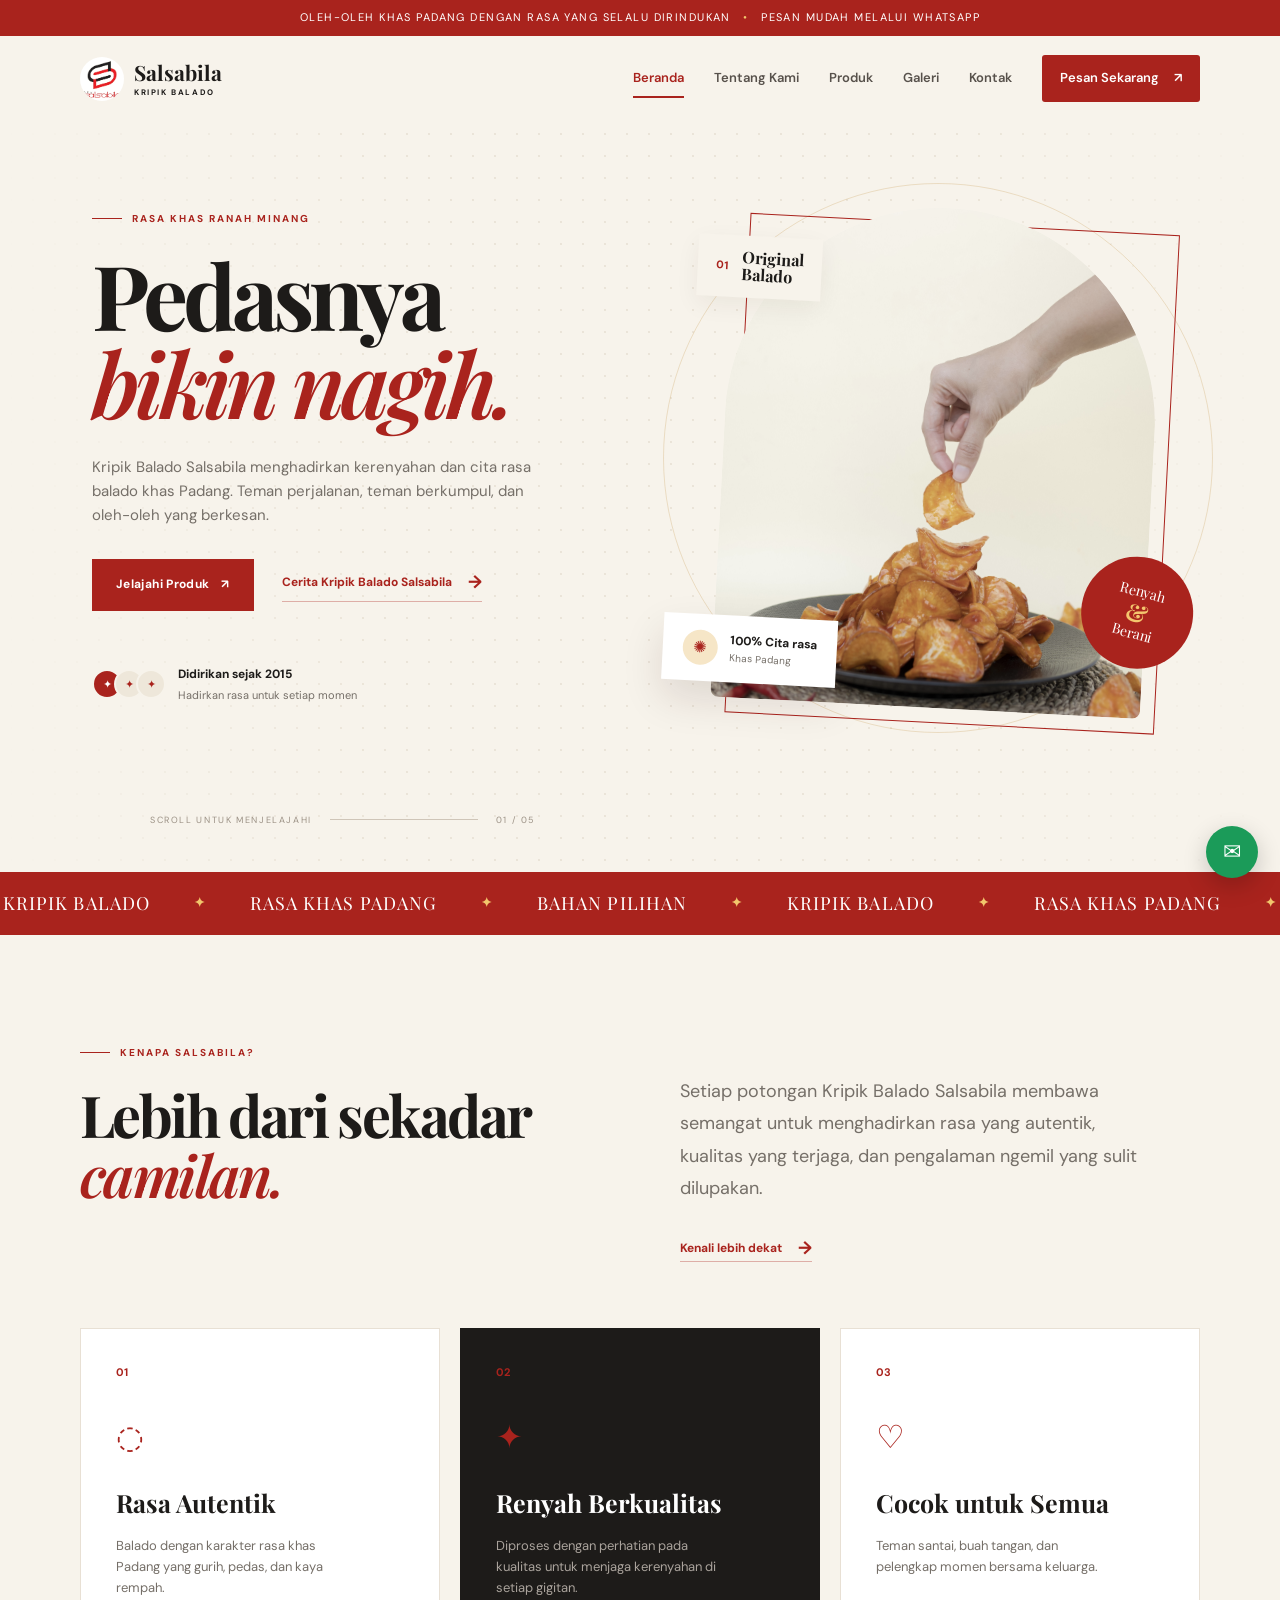
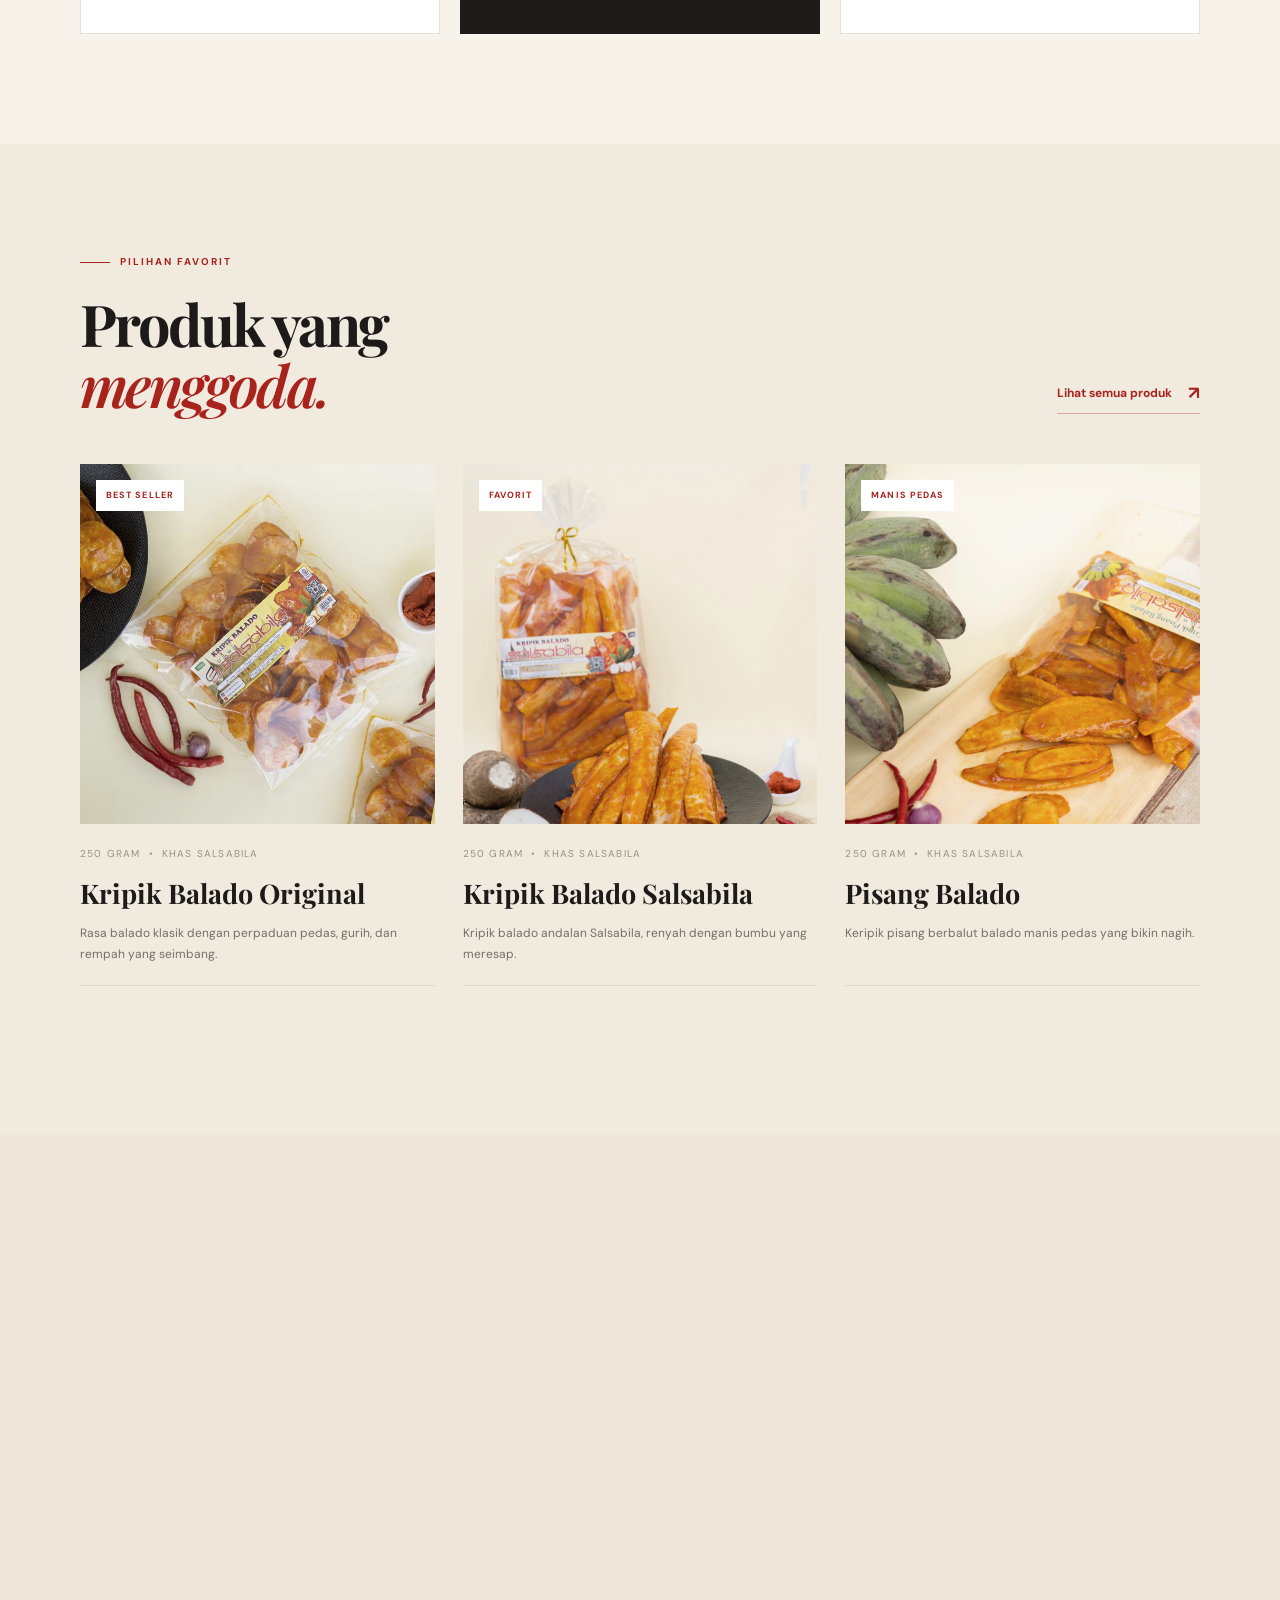
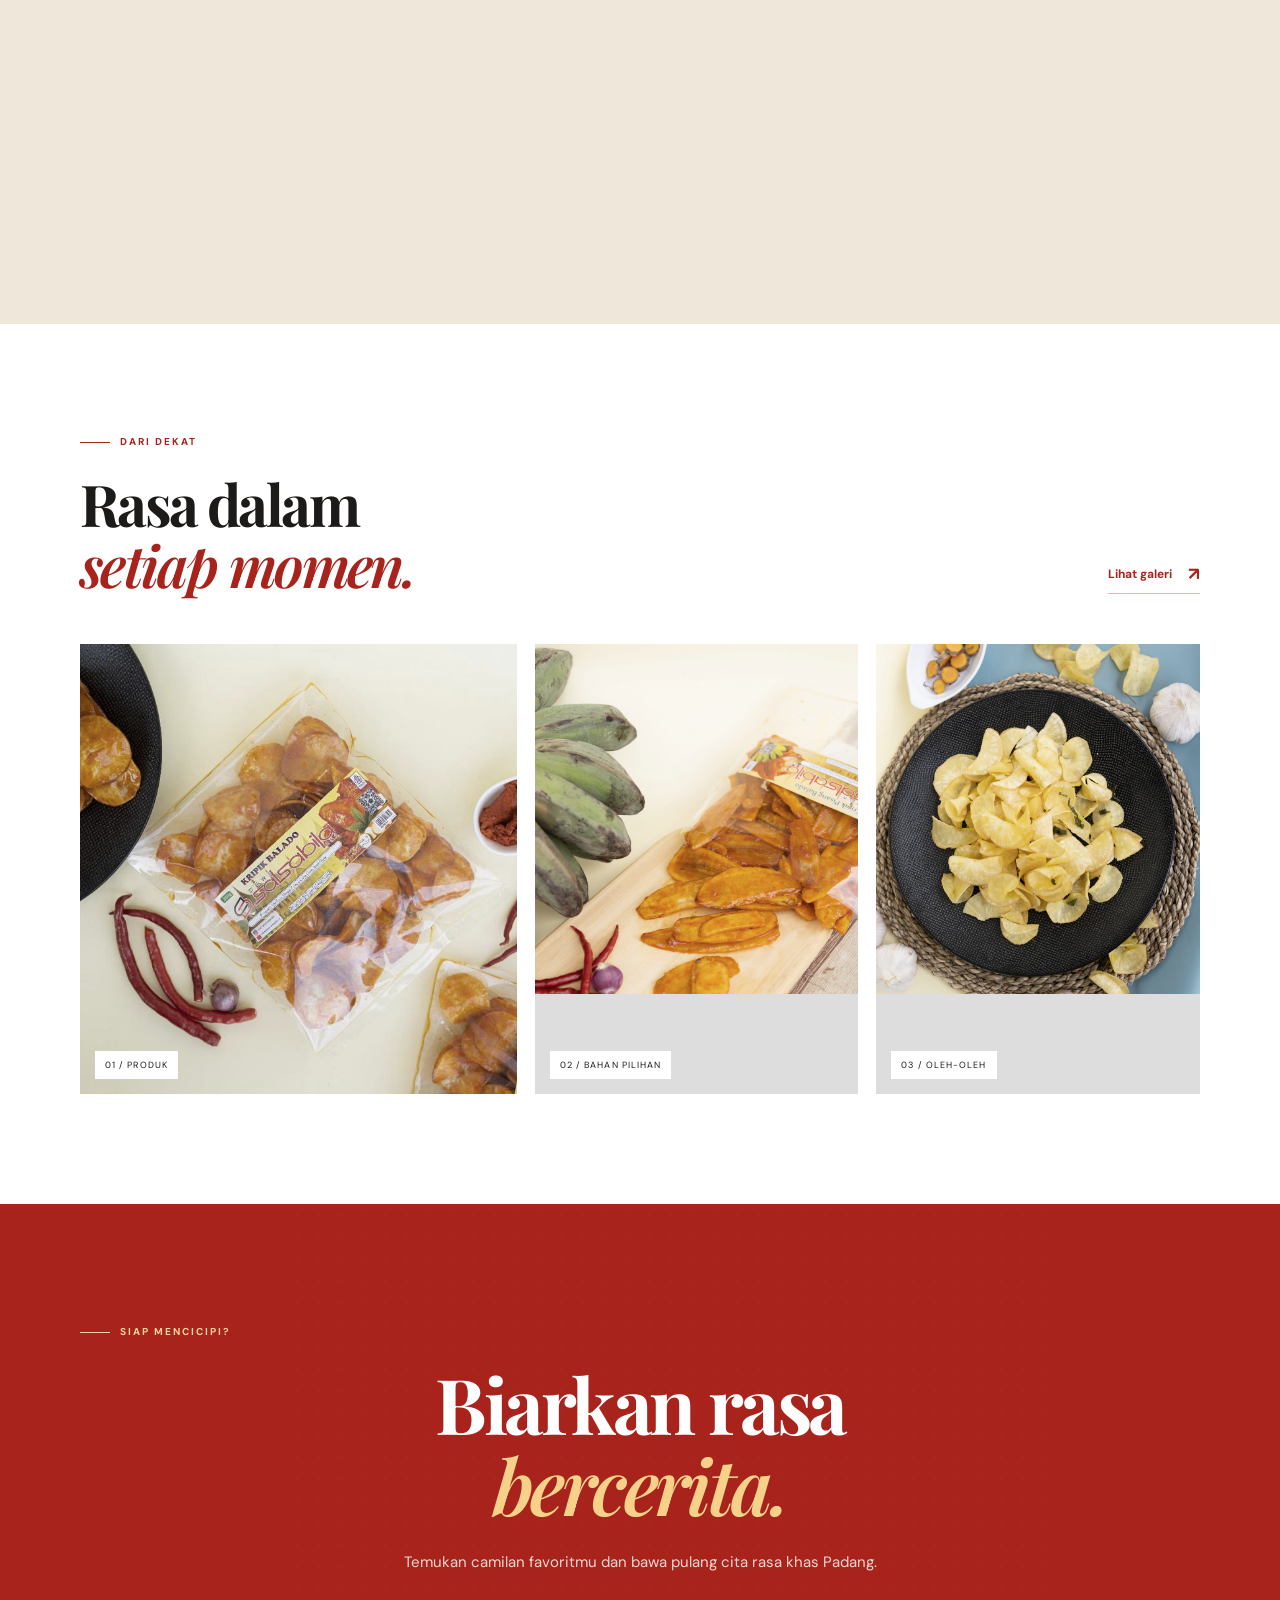
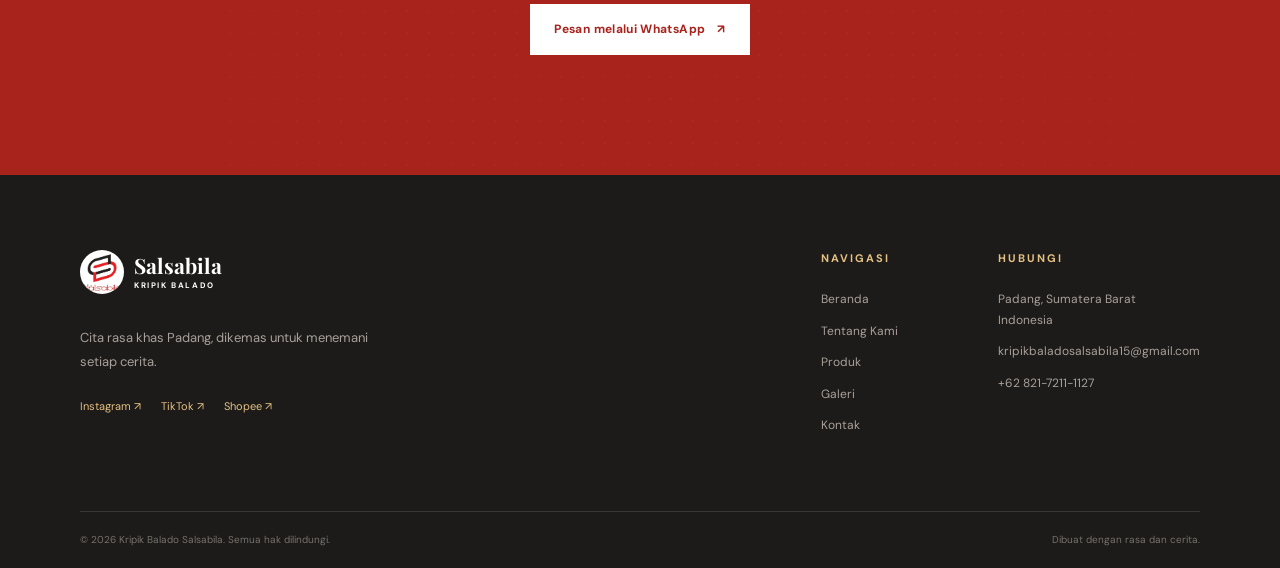
<file: website-kripik-balado-salsabila/index.html>
<!DOCTYPE html>
<html lang="id">

<head>
  <meta charset="UTF-8">
  <meta name="viewport" content="width=device-width, initial-scale=1.0">
  <meta name="description" content="Kripik Balado Salsabila - Cita rasa khas Padang, renyah, gurih, dan balado yang menggoda.">
  <title>Kripik Balado Salsabila | Cita Rasa Khas Padang</title>
  <link rel="icon" href="assets/images/logo.png">
  <link rel="preconnect" href="https://fonts.googleapis.com">
  <link rel="preconnect" href="https://fonts.gstatic.com" crossorigin>
  <link href="https://fonts.googleapis.com/css2?family=DM+Sans:wght@400;500;600;700&family=Playfair+Display:wght@600;700;800&display=swap" rel="stylesheet">
  <link rel="stylesheet" href="assets/css/style.css?v=5">
  <link rel="stylesheet" href="assets/css/components.css?v=5">
  <link rel="stylesheet" href="assets/css/responsive.css?v=5">
</head>

<body>
  <div class="announcement-bar">
    Oleh-oleh khas Padang dengan rasa yang selalu dirindukan <span>&bull;</span> Pesan mudah melalui WhatsApp
  </div>

  <header class="site-header" id="siteHeader">
    <div class="container nav-wrapper">
      <a class="brand" href="index.html" aria-label="Kripik Balado Salsabila">
        <span class="brand-mark"><img src="assets/images/logo.png" alt="Logo Kripik Balado Salsabila"></span>
        <span class="brand-text"><strong>Salsabila</strong><small>KRIPIK BALADO</small></span>
      </a>
      <button class="nav-toggle" id="navToggle" aria-label="Buka menu" aria-expanded="false">
        <span></span><span></span><span></span>
      </button>
      <nav class="main-nav" id="mainNav">
        <a class="active" href="index.html">Beranda</a>
        <a href="tentang.html">Tentang Kami</a>
        <a href="produk.html">Produk</a>
        <a href="galeri.html">Galeri</a>
        <a href="kontak.html">Kontak</a>
        <a class="nav-cta" href="https://wa.me/6282172111127?text=Halo%20Kripik%20Balado%20Salsabila,%20saya%20ingin%20memesan%20produk." target="_blank" rel="noopener noreferrer">Pesan Sekarang <span>&#8599;</span></a>
      </nav>
    </div>
  </header>

  <main class="page-fade">
    <!-- Hero -->
    <section class="hero section-pad">
      <div class="hero-pattern"></div>
      <div class="container hero-grid">
        <div class="hero-copy reveal">
          <div class="eyebrow"><span></span> Rasa khas ranah Minang</div>
          <h1>Pedasnya<br><em>bikin nagih.</em></h1>
          <p class="hero-description">
            Kripik Balado Salsabila menghadirkan kerenyahan dan cita rasa balado khas Padang.
            Teman perjalanan, teman berkumpul, dan oleh-oleh yang berkesan.
          </p>
          <div class="hero-actions">
            <a class="btn btn-primary" href="produk.html">Jelajahi Produk <span>&#8599;</span></a>
            <a class="text-link" href="tentang.html">Cerita Kripik Balado Salsabila <span>&#8594;</span></a>
          </div>
          <div class="hero-proof">
            <div class="avatar-stack"><span>&#10022;</span><span>&#10022;</span><span>&#10022;</span></div>
            <div><strong>Didirikan sejak 2015</strong><small>Hadirkan rasa untuk setiap momen</small></div>
          </div>
        </div>
        <div class="hero-visual reveal reveal-delay">
          <div class="hero-orbit orbit-one"></div>
          <div class="hero-orbit orbit-two"></div>
          <div class="hero-image-wrap">
            <div class="hero-label">
    <span>01</span>
    <strong>Original<br>Balado</strong>
</div>

<img src="assets/images/produk/piring.JPG" alt="Kripik Balado Salsabila">

<div class="hero-sticker">
    <span>Renyah</span>
    <strong>&amp;</strong>
    <span>Berani</span>
</div>
          <div class="floating-card">
            <span class="floating-icon">&#10042;</span>
            <div><strong>100% Cita rasa</strong><small>Khas Padang</small></div>
          </div>
        </div>
      </div>
      <div class="hero-bottom container">
        <span>SCROLL UNTUK MENJELAJAHI</span>
        <span class="scroll-line"></span>
        <span>01 / 05</span>
      </div>
    </section>

    <!-- Marquee -->
    <section class="marquee-strip">
      <div class="marquee-track">
        <span>KRIPIK BALADO</span><b>&#10022;</b>
        <span>RASA KHAS PADANG</span><b>&#10022;</b>
        <span>BAHAN PILIHAN</span><b>&#10022;</b>
        <span>KRIPIK BALADO</span><b>&#10022;</b>
        <span>RASA KHAS PADANG</span><b>&#10022;</b>
      </div>
    </section>

    <!-- Intro & fitur -->
    <section class="section-pad intro-section">
      <div class="container intro-grid">
        <div class="section-heading reveal">
          <div class="eyebrow"><span></span> Kenapa Salsabila?</div>
          <h2>Lebih dari sekadar<br><em>camilan.</em></h2>
        </div>
        <div class="intro-copy reveal reveal-delay">
          <p>
            Setiap potongan Kripik Balado Salsabila membawa semangat untuk menghadirkan rasa yang autentik,
            kualitas yang terjaga, dan pengalaman ngemil yang sulit dilupakan.
          </p>
          <a class="text-link" href="tentang.html">Kenali lebih dekat <span>&#8594;</span></a>
        </div>
      </div>
      <div class="container feature-grid">
        <article class="feature-card reveal">
          <div class="feature-number">01</div>
          <div class="feature-icon">&#9676;</div>
          <h3>Rasa Autentik</h3>
          <p>Balado dengan karakter rasa khas Padang yang gurih, pedas, dan kaya rempah.</p>
        </article>
        <article class="feature-card feature-card-dark reveal reveal-delay">
          <div class="feature-number">02</div>
          <div class="feature-icon">&#10022;</div>
          <h3>Renyah Berkualitas</h3>
          <p>Diproses dengan perhatian pada kualitas untuk menjaga kerenyahan di setiap gigitan.</p>
        </article>
        <article class="feature-card reveal reveal-delay-2">
          <div class="feature-number">03</div>
          <div class="feature-icon">&#9825;</div>
          <h3>Cocok untuk Semua</h3>
          <p>Teman santai, buah tangan, dan pelengkap momen bersama keluarga.</p>
        </article>
      </div>
    </section>

    <!-- Produk unggulan -->
    <section class="section-pad products-section">
      <div class="container section-topline">
        <div>
          <div class="eyebrow"><span></span> Pilihan favorit</div>
          <h2>Produk yang<br><em>menggoda.</em></h2>
        </div>
        <a class="text-link" href="produk.html">Lihat semua produk <span>&#8599;</span></a>
      </div>
      <div class="container product-grid home-products" id="featuredProducts"></div>
    </section>

    <!-- Cerita -->
    <section class="story-section section-pad">
      <div class="container story-grid">
        <div class="story-image reveal">
          <img src="assets/images/produk/kripikbaladoori.jpg" alt="Kripik balado original Salsabila">
          <span class="image-caption">Dari rempah, menjadi cerita.</span>
        </div>
        <div class="story-copy reveal reveal-delay">
          <div class="eyebrow"><span></span> Cerita Salsabila</div>
          <h2>Rasa yang lahir<br>dari <em>ketulusan.</em></h2>
          <p>
            Berawal dari kecintaan pada cita rasa khas Padang, Kripik Balado Salsabila tumbuh dengan satu tujuan:
            membuat camilan yang mampu membawa kehangatan rumah dan kekayaan rasa Nusantara ke lebih banyak orang.
          </p>
          <a class="btn btn-outline" href="tentang.html">Baca cerita kami <span>&#8599;</span></a>
          <div class="story-signature">Kripik Balado Salsabila <small>Est. 2015</small></div>
        </div>
      </div>
    </section>

    <!-- Galeri preview -->
    <section class="section-pad gallery-preview">
      <div class="container section-topline">
        <div>
          <div class="eyebrow"><span></span> Dari dekat</div>
          <h2>Rasa dalam<br><em>setiap momen.</em></h2>
        </div>
        <a class="text-link" href="galeri.html">Lihat galeri <span>&#8599;</span></a>
      </div>
      <div class="container gallery-grid">
        <a href="galeri.html" class="gallery-item gallery-large">
          <img src="assets/images/produk/kripikbalado.jpg" alt="Sajian kripik balado Salsabila">
          <span>01 / Produk</span>
        </a>
        <a href="galeri.html" class="gallery-item">
          <img src="assets/images/produk/pisangbalado.jpg" alt="Pisang balado Salsabila">
          <span>02 / Bahan pilihan</span>
        </a>
        <a href="galeri.html" class="gallery-item">
          <img src="assets/images/produk/Bawang.jpg" alt="Keripik bawang Salsabila">
          <span>03 / Oleh-oleh</span>
        </a>
      </div>
    </section>

    <!-- CTA -->
    <section class="cta-section">
      <div class="cta-pattern"></div>
      <div class="container cta-content">
        <div class="eyebrow light"><span></span> Siap mencicipi?</div>
        <h2>Biarkan rasa<br><em>bercerita.</em></h2>
        <p>Temukan camilan favoritmu dan bawa pulang cita rasa khas Padang.</p>
        <a class="btn btn-light" href="https://wa.me/6282172111127?text=Halo%20Kripik%20Balado%20Salsabila,%20saya%20ingin%20memesan%20produk." target="_blank" rel="noopener noreferrer">Pesan melalui WhatsApp <span>&#8599;</span></a>
      </div>
    </section>
  </main>

  <footer class="site-footer">
    <div class="container footer-main">
      <div class="footer-brand">
        <a class="brand brand-light" href="index.html">
          <span class="brand-mark"><img src="assets/images/logo.png" alt="Logo Kripik Balado Salsabila"></span>
          <span class="brand-text"><strong>Salsabila</strong><small>KRIPIK BALADO</small></span>
        </a>
        <p>Cita rasa khas Padang, dikemas untuk menemani setiap cerita.</p>
        <div class="social-links">
          <a href="https://www.instagram.com/kripikbaladosalsabila/" target="_blank" rel="noopener noreferrer">Instagram &#8599;</a>
          <a href="https://www.tiktok.com/@kripikbaladosalsabila15" target="_blank" rel="noopener noreferrer">TikTok &#8599;</a>
          <a href="https://shopee.co.id/kripikbaladosalsabila15" target="_blank" rel="noopener noreferrer">Shopee &#8599;</a>
        </div>
      </div>
      <div class="footer-links">
        <div>
          <h4>Navigasi</h4>
          <a href="index.html">Beranda</a>
          <a href="tentang.html">Tentang Kami</a>
          <a href="produk.html">Produk</a>
          <a href="galeri.html">Galeri</a>
          <a href="kontak.html">Kontak</a>
        </div>
        <div>
          <h4>Hubungi</h4>
          <p>Padang, Sumatera Barat<br>Indonesia</p>
          <a href="mailto:kripikbaladosalsabila15@gmail.com">kripikbaladosalsabila15@gmail.com</a>
          <a href="https://wa.me/6282172111127" target="_blank" rel="noopener noreferrer">+62 821-7211-1127</a>
        </div>
      </div>
    </div>
    <div class="container footer-bottom">
      <span>&copy; <span id="currentYear"></span> Kripik Balado Salsabila. Semua hak dilindungi.</span>
      <span>Dibuat dengan rasa dan cerita.</span>
    </div>
  </footer>

  <a class="floating-wa" href="https://wa.me/6282172111127?text=Halo%20Kripik%20Balado%20Salsabila%2C%20saya%20ingin%20bertanya." target="_blank" rel="noopener" aria-label="Chat WhatsApp">
    &#9993;<span>Chat dengan kami</span>
  </a>

  <script src="assets/js/main.js?v=3"></script>
  <script src="assets/js/produk.js?v=3"></script>
</body>

</html>
</file>
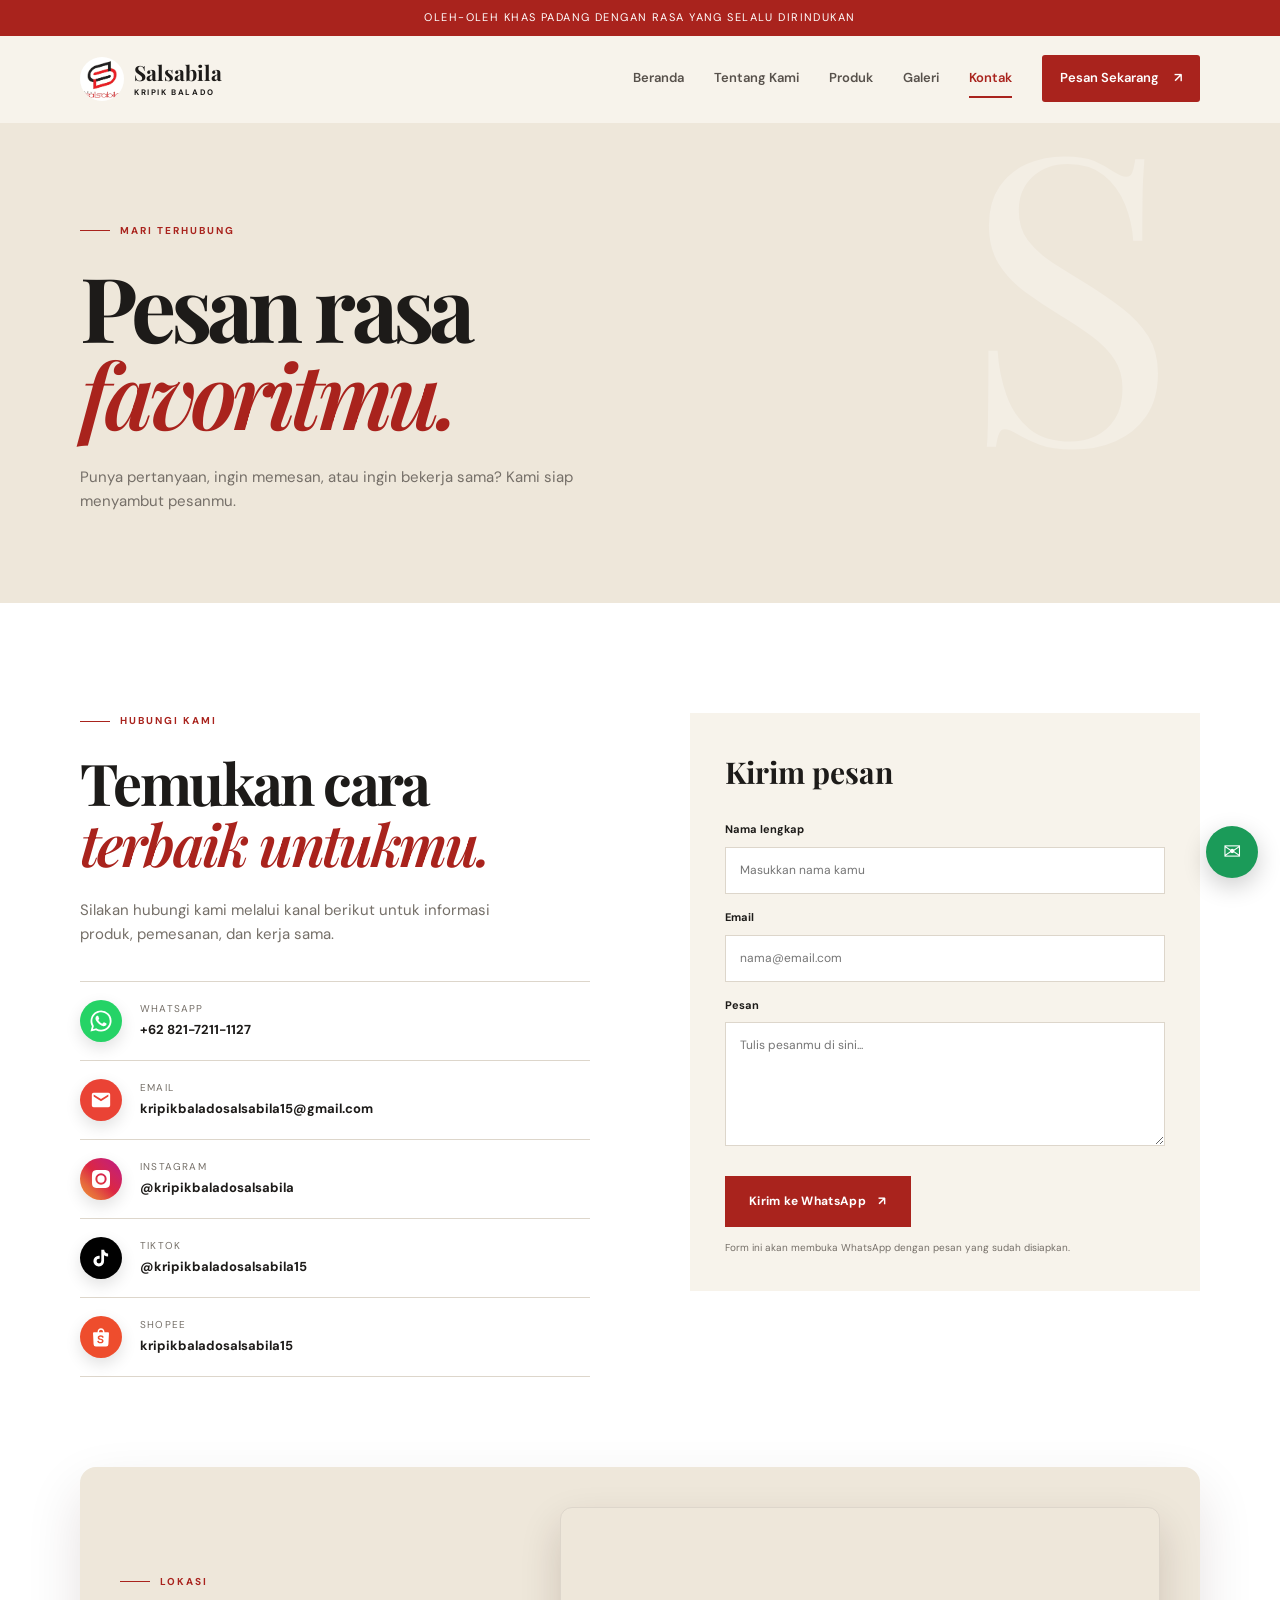
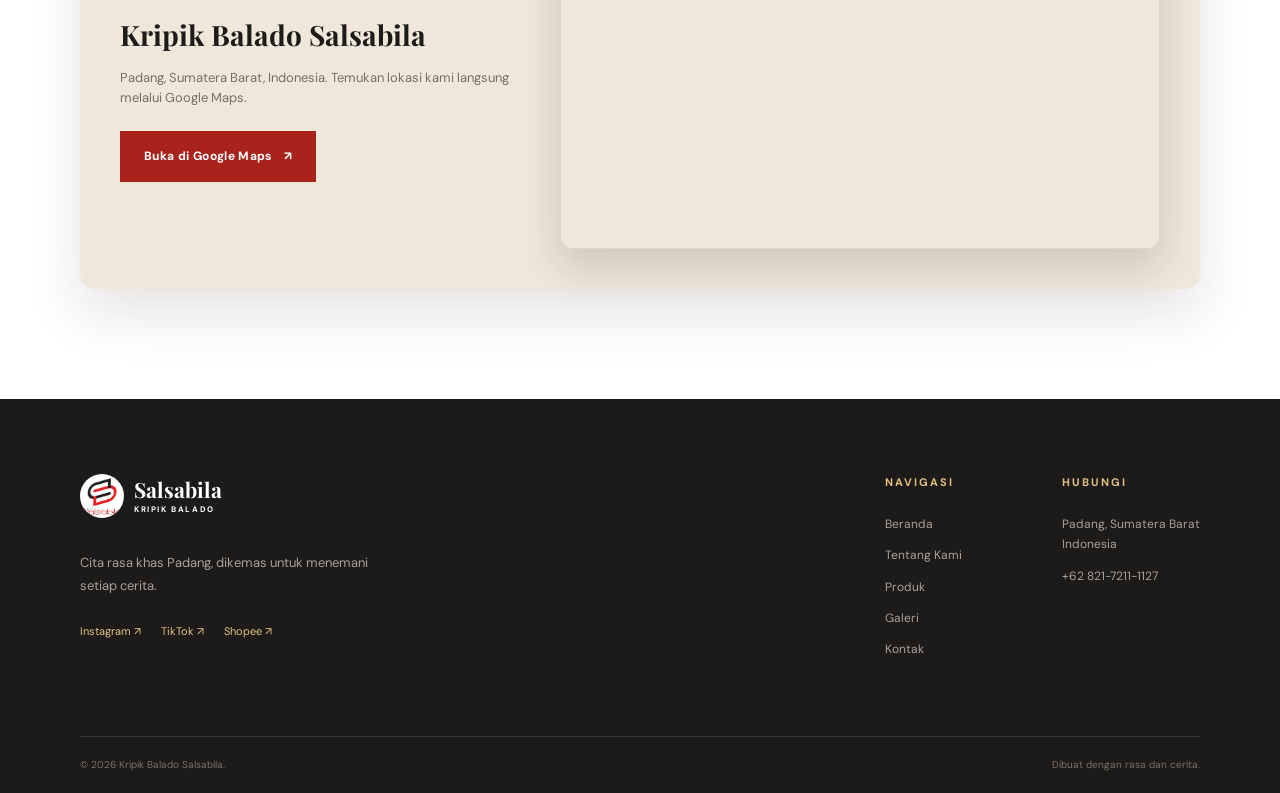
<file: website-kripik-balado-salsabila/kontak.html>
<!DOCTYPE html>
<html lang="id">

<head>
  <meta charset="UTF-8">
  <meta name="viewport" content="width=device-width, initial-scale=1.0">
  <meta name="description" content="Hubungi Kripik Balado Salsabila untuk pemesanan dan kerja sama.">
  <title>Kontak | Kripik Balado Salsabila</title>
  <link rel="icon" href="assets/images/logo.png">
  <link rel="preconnect" href="https://fonts.googleapis.com">
  <link rel="preconnect" href="https://fonts.gstatic.com" crossorigin>
  <link href="https://fonts.googleapis.com/css2?family=DM+Sans:wght@400;500;600;700&family=Playfair+Display:wght@600;700;800&display=swap" rel="stylesheet">
  <link rel="stylesheet" href="assets/css/style.css?v=5">
  <link rel="stylesheet" href="assets/css/components.css?v=5">
  <link rel="stylesheet" href="assets/css/responsive.css?v=5">
</head>

<body>
  <div class="announcement-bar">Oleh-oleh khas Padang dengan rasa yang selalu dirindukan</div>

  <header class="site-header" id="siteHeader">
    <div class="container nav-wrapper">
      <a class="brand" href="index.html" aria-label="Kripik Balado Salsabila">
        <span class="brand-mark"><img src="assets/images/logo.png" alt="Logo Kripik Balado Salsabila"></span>
        <span class="brand-text"><strong>Salsabila</strong><small>KRIPIK BALADO</small></span>
      </a>
      <button class="nav-toggle" id="navToggle" aria-label="Buka menu" aria-expanded="false">
        <span></span><span></span><span></span>
      </button>
      <nav class="main-nav" id="mainNav">
        <a href="index.html">Beranda</a>
        <a href="tentang.html">Tentang Kami</a>
        <a href="produk.html">Produk</a>
        <a href="galeri.html">Galeri</a>
        <a class="active" href="kontak.html">Kontak</a>
        <a class="nav-cta" href="https://wa.me/6282172111127?text=Halo%20Kripik%20Balado%20Salsabila,%20saya%20ingin%20memesan%20produk." target="_blank" rel="noopener noreferrer">Pesan Sekarang <span>&#8599;</span></a>
      </nav>
    </div>
  </header>

  <main class="page-fade">
    <section class="page-hero">
      <div class="container">
        <div class="eyebrow"><span></span> Mari terhubung</div>
        <h1>Pesan rasa<br><em>favoritmu.</em></h1>
        <p>Punya pertanyaan, ingin memesan, atau ingin bekerja sama? Kami siap menyambut pesanmu.</p>
      </div>
    </section>

    <section class="section-pad contact-section">
      <div class="container contact-grid">
        <div class="contact-info reveal">
          <div class="eyebrow"><span></span> Hubungi kami</div>
          <h2>Temukan cara<br><em>terbaik untukmu.</em></h2>
          <p>Silakan hubungi kami melalui kanal berikut untuk informasi produk, pemesanan, dan kerja sama.</p>
          <div class="contact-list">
            <a href="https://wa.me/6282172111127?text=Halo%20Kripik%20Balado%20Salsabila,%20saya%20ingin%20memesan%20produk." target="_blank" rel="noopener noreferrer">
              <span class="contact-symbol brand-wa">
                <svg viewBox="0 0 24 24" aria-hidden="true"><path fill="currentColor" d="M17.47 14.38c-.3-.15-1.76-.87-2.03-.97-.27-.1-.47-.15-.67.15-.2.3-.77.97-.94 1.17-.17.2-.35.22-.65.07-.3-.15-1.26-.46-2.4-1.48-.89-.79-1.49-1.77-1.66-2.07-.17-.3-.02-.46.13-.61.14-.14.3-.35.45-.53.15-.18.2-.3.3-.5.1-.2.05-.38-.02-.53-.08-.15-.67-1.62-.92-2.22-.24-.58-.49-.5-.67-.51-.17-.01-.37-.01-.57-.01-.2 0-.53.07-.8.38-.27.3-1.05 1.02-1.05 2.49 0 1.47 1.07 2.89 1.22 3.09.15.2 2.1 3.2 5.08 4.49.71.31 1.26.49 1.69.63.71.23 1.36.19 1.87.12.57-.09 1.76-.72 2.01-1.41.25-.69.25-1.29.17-1.41-.07-.12-.27-.2-.57-.35zM12.04 21.5h-.01a9.5 9.5 0 0 1-4.84-1.33l-.35-.2-3.6.94.96-3.51-.23-.36a9.46 9.46 0 0 1-1.45-5.05c0-5.24 4.27-9.5 9.52-9.5 2.54 0 4.93.99 6.73 2.79a9.45 9.45 0 0 1 2.78 6.72c0 5.24-4.27 9.5-9.52 9.5zm8.1-17.6A11.42 11.42 0 0 0 12.04.55C5.7.55.55 5.7.55 12.04c0 2.02.53 3.99 1.53 5.73L.5 23.5l5.87-1.54a11.44 11.44 0 0 0 5.66 1.44h.01c6.34 0 11.49-5.15 11.49-11.49 0-3.07-1.2-5.96-3.39-8.13z"/></svg>
              </span>
              <span><small>WhatsApp</small><strong>+62 821-7211-1127</strong></span>
            </a>
            <a href="mailto:kripikbaladosalsabila15@gmail.com">
              <span class="contact-symbol brand-email">
                <svg viewBox="0 0 24 24" aria-hidden="true"><path fill="currentColor" d="M20 4H4a2 2 0 0 0-2 2v12a2 2 0 0 0 2 2h16a2 2 0 0 0 2-2V6a2 2 0 0 0-2-2zm0 4.24-8 5-8-5V6l8 5 8-5v2.24z"/></svg>
              </span>
              <span><small>Email</small><strong>kripikbaladosalsabila15@gmail.com</strong></span>
            </a>
            <a href="https://www.instagram.com/kripikbaladosalsabila/" target="_blank" rel="noopener noreferrer">
              <span class="contact-symbol brand-ig">
                <svg viewBox="0 0 24 24" aria-hidden="true"><path fill="currentColor" d="M12 2.16c3.2 0 3.58.01 4.85.07 1.17.05 1.8.25 2.23.41.56.22.96.48 1.38.9.42.42.68.82.9 1.38.16.42.36 1.06.41 2.23.06 1.27.07 1.65.07 4.85s-.01 3.58-.07 4.85c-.05 1.17-.25 1.8-.41 2.23-.22.56-.48.96-.9 1.38-.42.42-.82.68-1.38.9-.42.16-1.06.36-2.23.41-1.27.06-1.65.07-4.85.07s-3.58-.01-4.85-.07c-1.17-.05-1.8-.25-2.23-.41a3.72 3.72 0 0 1-1.38-.9 3.72 3.72 0 0 1-.9-1.38c-.16-.42-.36-1.06-.41-2.23C2.17 15.58 2.16 15.2 2.16 12s.01-3.58.07-4.85c.05-1.17.25-1.8.41-2.23.22-.56.48-.96.9-1.38.42-.42.82-.68 1.38-.9.42-.16 1.06-.36 2.23-.41C8.42 2.17 8.8 2.16 12 2.16zm0 3.68A6.16 6.16 0 1 0 18.16 12 6.16 6.16 0 0 0 12 5.84zm0 10.16A4 4 0 1 1 16 12a4 4 0 0 1-4 4zm6.41-10.4a1.44 1.44 0 1 1-1.44-1.44 1.44 1.44 0 0 1 1.44 1.44z"/></svg>
              </span>
              <span><small>Instagram</small><strong>@kripikbaladosalsabila</strong></span>
            </a>
            <a href="https://www.tiktok.com/@kripikbaladosalsabila15" target="_blank" rel="noopener noreferrer">
              <span class="contact-symbol brand-tiktok">
                <svg viewBox="0 0 24 24" aria-hidden="true"><path fill="currentColor" d="M16.6 5.82a4.28 4.28 0 0 1-1.06-2.82h-3.2v12.4a2.6 2.6 0 1 1-2.6-2.6c.27 0 .53.04.78.12V9.66a5.9 5.9 0 0 0-.78-.05A5.82 5.82 0 1 0 15.34 15V8.9a7.5 7.5 0 0 0 4.4 1.41V7.1a4.28 4.28 0 0 1-3.14-1.28z"/></svg>
              </span>
              <span><small>TikTok</small><strong>@kripikbaladosalsabila15</strong></span>
            </a>
            <a href="https://shopee.co.id/kripikbaladosalsabila15" target="_blank" rel="noopener noreferrer">
              <span class="contact-symbol brand-shopee">
                <svg viewBox="0 0 24 24" aria-hidden="true"><path fill="currentColor" d="M12 2.5c-2.06 0-3.75 1.7-3.75 3.8v.45H4.3a1 1 0 0 0-1 1.06l.6 12.2a2.5 2.5 0 0 0 2.5 2.38h11.2a2.5 2.5 0 0 0 2.5-2.38l.6-12.2a1 1 0 0 0-1-1.06h-3.95V6.3c0-2.1-1.69-3.8-3.75-3.8zm0 1.6c1.18 0 2.15.98 2.15 2.2v.45H9.85V6.3c0-1.22.97-2.2 2.15-2.2zm-.35 6.1c1.9 0 3.15.94 3.32 2.42l-1.6.32c-.1-.8-.76-1.24-1.76-1.24-.9 0-1.5.4-1.5 1 0 .55.42.83 1.72 1.13 1.9.42 2.94 1 2.94 2.5 0 1.6-1.36 2.55-3.4 2.55-2 0-3.32-.96-3.53-2.6l1.63-.3c.13.9.86 1.4 1.95 1.4 1.02 0 1.66-.42 1.66-1.05 0-.6-.48-.88-1.85-1.2-1.78-.4-2.8-1-2.8-2.42 0-1.5 1.3-2.5 3.22-2.5z"/></svg>
              </span>
              <span><small>Shopee</small><strong>kripikbaladosalsabila15</strong></span>
            </a>
          </div>
        </div>
        <div class="contact-form-card reveal reveal-delay">
          <h3>Kirim pesan</h3>
          <form id="contactForm">
            <label for="name">Nama lengkap</label>
            <input id="name" name="name" type="text" placeholder="Masukkan nama kamu" required>
            <label for="email">Email</label>
            <input id="email" name="email" type="email" placeholder="nama@email.com" required>
            <label for="message">Pesan</label>
            <textarea id="message" name="message" rows="5" placeholder="Tulis pesanmu di sini..." required></textarea>
            <button class="btn btn-primary" type="submit">Kirim ke WhatsApp <span>&#8599;</span></button>
            <p class="form-note">Form ini akan membuka WhatsApp dengan pesan yang sudah disiapkan.</p>
          </form>
        </div>
      </div>

      <div class="container map-card">
        <div>
          <div class="eyebrow"><span></span> Lokasi</div>
          <h3>Kripik Balado Salsabila</h3>
          <p>Padang, Sumatera Barat, Indonesia. Temukan lokasi kami langsung melalui Google Maps.</p>
          <a class="btn btn-primary" href="https://www.google.com/maps/place/Kripik+Balado+Salsabila/@-0.9442976,100.3848144,1040m/data=!3m2!1e3!4b1!4m6!3m5!1s0x2fd4b90c5c718ac9:0x4a28332a6e67baf!8m2!3d-0.9442976!4d100.3873893!16s%2Fg%2F11hbl1wf1q?entry=ttu" target="_blank" rel="noopener noreferrer">Buka di Google Maps <span>&#8599;</span></a>
        </div>
        <div class="map-embed">
          <iframe
            title="Peta lokasi Kripik Balado Salsabila, Padang, Sumatera Barat"
            src="https://www.google.com/maps?q=-0.9442976,100.3873893&hl=id&z=16&output=embed"
            allowfullscreen
            loading="lazy"
            referrerpolicy="no-referrer-when-downgrade"></iframe>
        </div>
      </div>
    </section>
  </main>

  <footer class="site-footer">
    <div class="container footer-main">
      <div class="footer-brand">
        <a class="brand brand-light" href="index.html">
          <span class="brand-mark"><img src="assets/images/logo.png" alt="Logo Kripik Balado Salsabila"></span>
          <span class="brand-text"><strong>Salsabila</strong><small>KRIPIK BALADO</small></span>
        </a>
        <p>Cita rasa khas Padang, dikemas untuk menemani setiap cerita.</p>
        <div class="social-links">
          <a href="https://www.instagram.com/kripikbaladosalsabila/" target="_blank" rel="noopener noreferrer">Instagram &#8599;</a>
          <a href="https://www.tiktok.com/@kripikbaladosalsabila15" target="_blank" rel="noopener noreferrer">TikTok &#8599;</a>
          <a href="https://shopee.co.id/kripikbaladosalsabila15" target="_blank" rel="noopener noreferrer">Shopee &#8599;</a>
        </div>
      </div>
      <div class="footer-links">
        <div>
          <h4>Navigasi</h4>
          <a href="index.html">Beranda</a>
          <a href="tentang.html">Tentang Kami</a>
          <a href="produk.html">Produk</a>
          <a href="galeri.html">Galeri</a>
          <a href="kontak.html">Kontak</a>
        </div>
        <div>
          <h4>Hubungi</h4>
          <p>Padang, Sumatera Barat<br>Indonesia</p>
          <a href="https://wa.me/6282172111127" target="_blank" rel="noopener noreferrer">+62 821-7211-1127</a>
        </div>
      </div>
    </div>
    <div class="container footer-bottom">
      <span>&copy; <span id="currentYear"></span> Kripik Balado Salsabila.</span>
      <span>Dibuat dengan rasa dan cerita.</span>
    </div>
  </footer>

  <a class="floating-wa" href="https://wa.me/6282172111127?text=Halo%20Kripik%20Balado%20Salsabila%2C%20saya%20ingin%20bertanya." target="_blank" rel="noopener" aria-label="Chat WhatsApp">
    &#9993;<span>Chat dengan kami</span>
  </a>

  <script src="assets/js/main.js?v=2"></script>
  <script src="assets/js/kontak.js?v=2"></script>
</body>

</html>
</file>
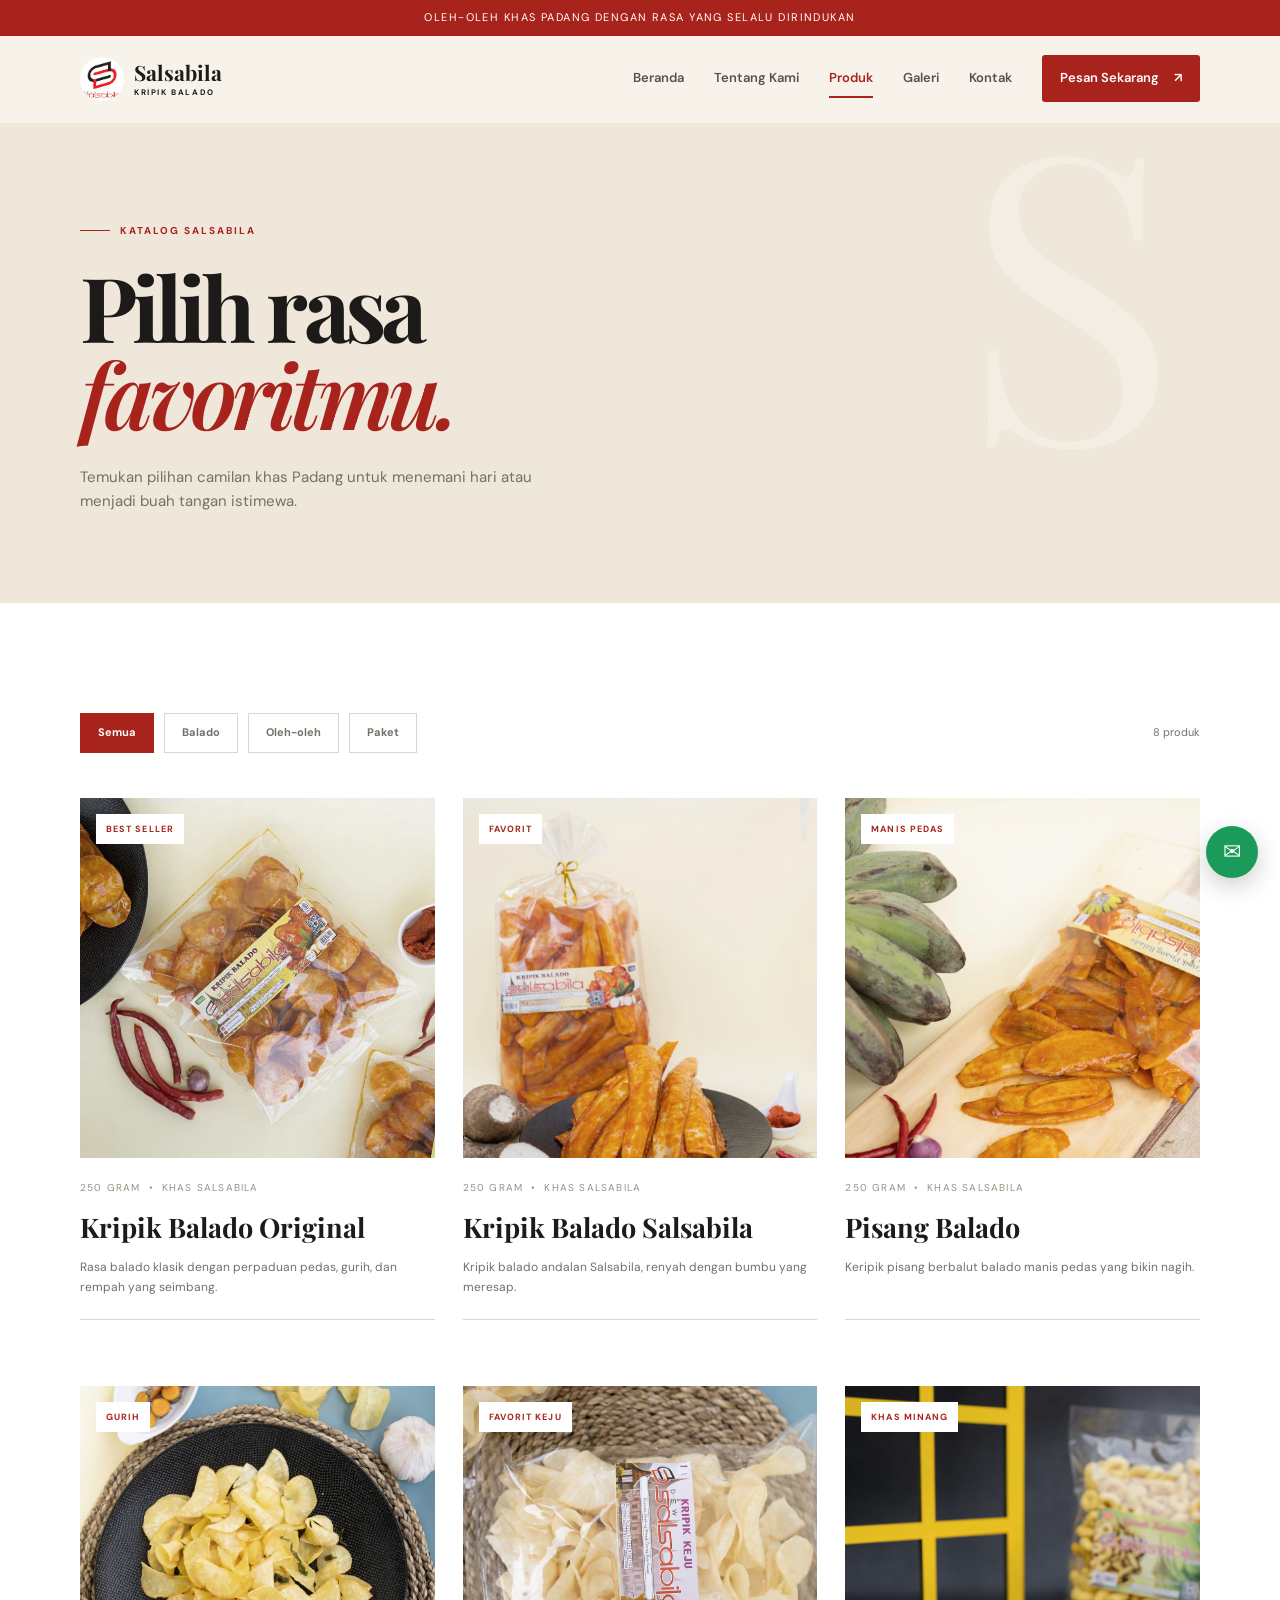
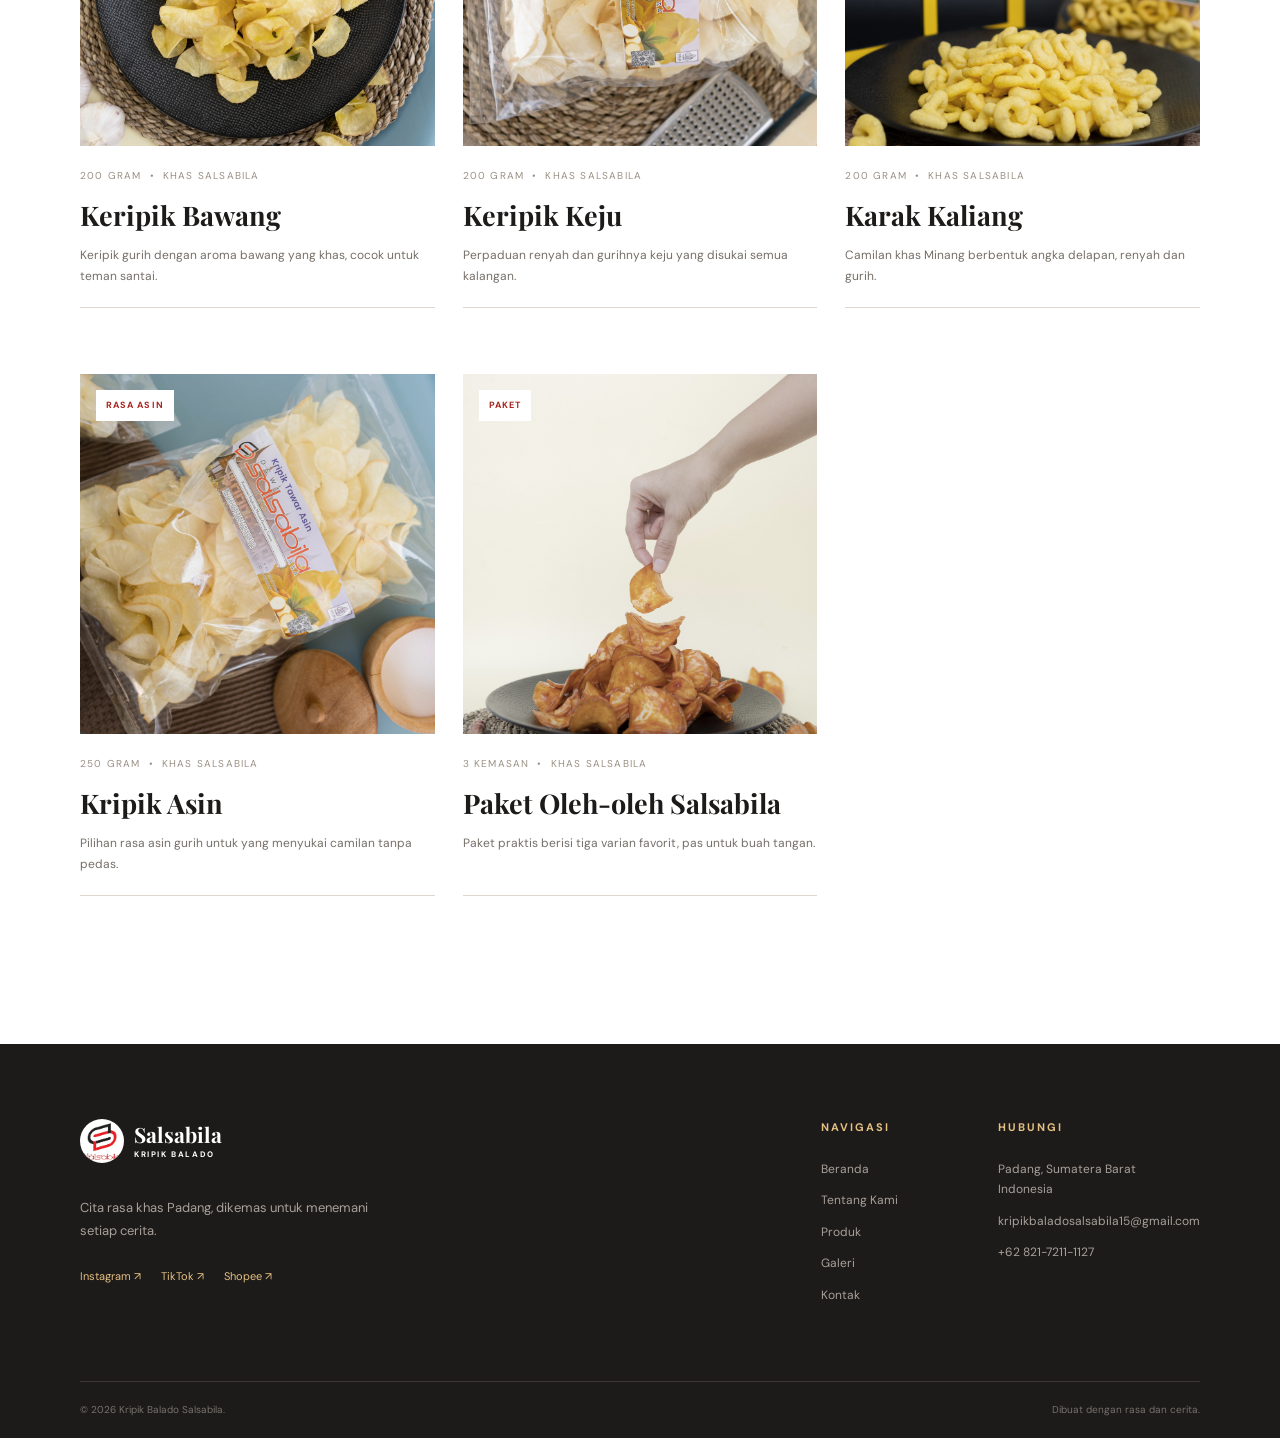
<file: website-kripik-balado-salsabila/produk.html>
<!DOCTYPE html>
<html lang="id">

<head>
  <meta charset="UTF-8">
  <meta name="viewport" content="width=device-width, initial-scale=1.0">
  <meta name="description" content="Katalog produk Kripik Balado Salsabila.">
  <title>Produk | Kripik Balado Salsabila</title>
  <link rel="icon" href="assets/images/logo.png">
  <link rel="preconnect" href="https://fonts.googleapis.com">
  <link rel="preconnect" href="https://fonts.gstatic.com" crossorigin>
  <link href="https://fonts.googleapis.com/css2?family=DM+Sans:wght@400;500;600;700&family=Playfair+Display:wght@600;700;800&display=swap" rel="stylesheet">
  <link rel="stylesheet" href="assets/css/style.css?v=2">
  <link rel="stylesheet" href="assets/css/components.css?v=2">
  <link rel="stylesheet" href="assets/css/responsive.css?v=2">
</head>

<body>
  <div class="announcement-bar">Oleh-oleh khas Padang dengan rasa yang selalu dirindukan</div>

  <header class="site-header" id="siteHeader">
    <div class="container nav-wrapper">
      <a class="brand" href="index.html" aria-label="Kripik Balado Salsabila">
        <span class="brand-mark"><img src="assets/images/logo.png" alt="Logo Kripik Balado Salsabila"></span>
        <span class="brand-text"><strong>Salsabila</strong><small>KRIPIK BALADO</small></span>
      </a>
      <button class="nav-toggle" id="navToggle" aria-label="Buka menu" aria-expanded="false">
        <span></span><span></span><span></span>
      </button>
      <nav class="main-nav" id="mainNav">
        <a href="index.html">Beranda</a>
        <a href="tentang.html">Tentang Kami</a>
        <a class="active" href="produk.html">Produk</a>
        <a href="galeri.html">Galeri</a>
        <a href="kontak.html">Kontak</a>
        <a class="nav-cta" href="https://wa.me/6282172111127?text=Halo%20Kripik%20Balado%20Salsabila,%20saya%20ingin%20memesan%20produk." target="_blank" rel="noopener noreferrer">Pesan Sekarang <span>&#8599;</span></a>
      </nav>
    </div>
  </header>

  <main class="page-fade">
    <section class="page-hero">
      <div class="container">
        <div class="eyebrow"><span></span> Katalog Salsabila</div>
        <h1>Pilih rasa<br><em>favoritmu.</em></h1>
        <p>Temukan pilihan camilan khas Padang untuk menemani hari atau menjadi buah tangan istimewa.</p>
      </div>
    </section>

    <section class="section-pad catalog-section">
      <div class="container catalog-toolbar">
        <div class="filter-tabs" id="filterTabs">
          <button class="active" data-filter="all">Semua</button>
          <button data-filter="balado">Balado</button>
          <button data-filter="oleh-oleh">Oleh-oleh</button>
          <button data-filter="paket">Paket</button>
        </div>
        <div class="catalog-count"><span id="productCount">0</span> produk</div>
      </div>
      <div class="container product-grid catalog-grid" id="productGrid"></div>
    </section>
  </main>

  <footer class="site-footer">
    <div class="container footer-main">
      <div class="footer-brand">
        <a class="brand brand-light" href="index.html">
          <span class="brand-mark"><img src="assets/images/logo.png" alt="Logo Kripik Balado Salsabila"></span>
          <span class="brand-text"><strong>Salsabila</strong><small>KRIPIK BALADO</small></span>
        </a>
        <p>Cita rasa khas Padang, dikemas untuk menemani setiap cerita.</p>
        <div class="social-links">
          <a href="https://www.instagram.com/kripikbaladosalsabila/" target="_blank" rel="noopener noreferrer">Instagram &#8599;</a>
          <a href="https://www.tiktok.com/@kripikbaladosalsabila15" target="_blank" rel="noopener noreferrer">TikTok &#8599;</a>
          <a href="https://shopee.co.id/kripikbaladosalsabila15" target="_blank" rel="noopener noreferrer">Shopee &#8599;</a>
        </div>
      </div>
      <div class="footer-links">
        <div>
          <h4>Navigasi</h4>
          <a href="index.html">Beranda</a>
          <a href="tentang.html">Tentang Kami</a>
          <a href="produk.html">Produk</a>
          <a href="galeri.html">Galeri</a>
          <a href="kontak.html">Kontak</a>
        </div>
        <div>
          <h4>Hubungi</h4>
          <p>Padang, Sumatera Barat<br>Indonesia</p>
          <a href="mailto:kripikbaladosalsabila15@gmail.com">kripikbaladosalsabila15@gmail.com</a>
          <a href="https://wa.me/6282172111127" target="_blank" rel="noopener noreferrer">+62 821-7211-1127</a>
        </div>
      </div>
    </div>
    <div class="container footer-bottom">
      <span>&copy; <span id="currentYear"></span> Kripik Balado Salsabila.</span>
      <span>Dibuat dengan rasa dan cerita.</span>
    </div>
  </footer>

  <a class="floating-wa" href="https://wa.me/6282172111127?text=Halo%20Kripik%20Balado%20Salsabila%2C%20saya%20ingin%20bertanya." target="_blank" rel="noopener" aria-label="Chat WhatsApp">
    &#9993;<span>Chat dengan kami</span>
  </a>

  <div class="modal" id="productModal" aria-hidden="true">
    <div class="modal-backdrop" data-close-modal></div>
    <div class="modal-card">
      <button class="modal-close" data-close-modal aria-label="Tutup">&times;</button>
      <div id="modalContent"></div>
    </div>
  </div>

  <script src="assets/js/main.js?v=3"></script>
  <script src="assets/js/produk.js?v=3"></script>
</body>

</html>
</file>
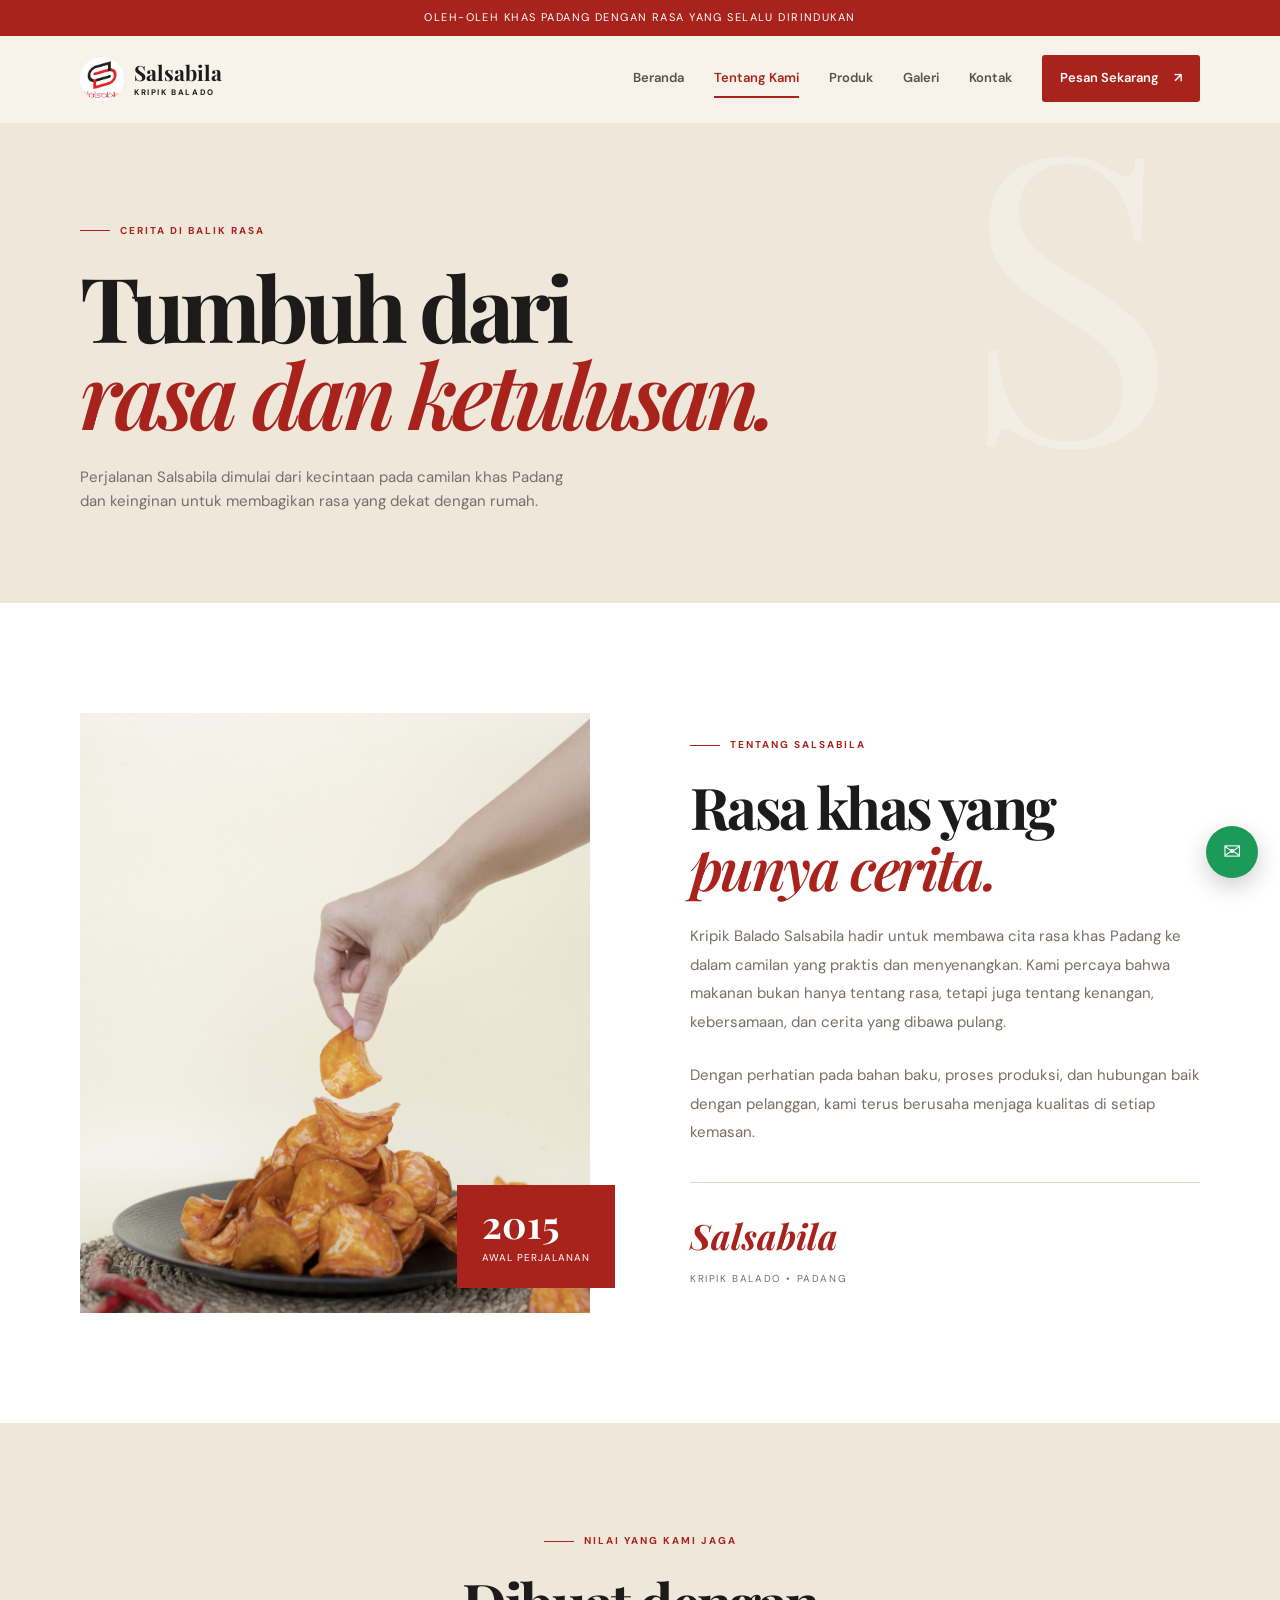
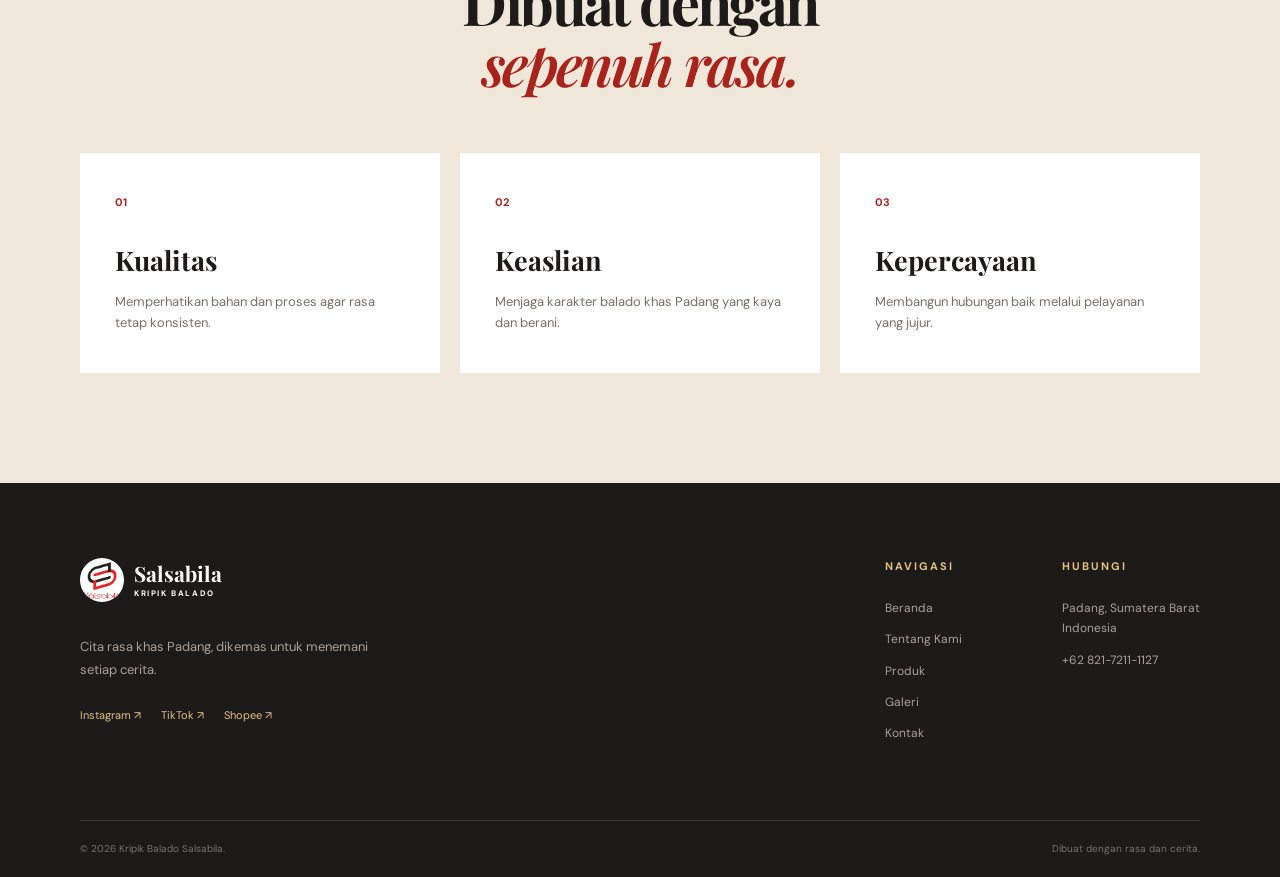
<file: website-kripik-balado-salsabila/tentang.html>
<!DOCTYPE html>
<html lang="id">

<head>
  <meta charset="UTF-8">
  <meta name="viewport" content="width=device-width, initial-scale=1.0">
  <meta name="description" content="Cerita di balik Kripik Balado Salsabila, cita rasa khas Padang sejak 2015.">
  <title>Tentang Kami | Kripik Balado Salsabila</title>
  <link rel="icon" href="assets/images/logo.png">
  <link rel="preconnect" href="https://fonts.googleapis.com">
  <link rel="preconnect" href="https://fonts.gstatic.com" crossorigin>
  <link href="https://fonts.googleapis.com/css2?family=DM+Sans:wght@400;500;600;700&family=Playfair+Display:wght@600;700;800&display=swap" rel="stylesheet">
  <link rel="stylesheet" href="assets/css/style.css">
  <link rel="stylesheet" href="assets/css/components.css">
  <link rel="stylesheet" href="assets/css/responsive.css">
</head>

<body>
  <div class="announcement-bar">Oleh-oleh khas Padang dengan rasa yang selalu dirindukan</div>

  <header class="site-header" id="siteHeader">
    <div class="container nav-wrapper">
      <a class="brand" href="index.html" aria-label="Kripik Balado Salsabila">
        <span class="brand-mark"><img src="assets/images/logo.png" alt="Logo Kripik Balado Salsabila"></span>
        <span class="brand-text"><strong>Salsabila</strong><small>KRIPIK BALADO</small></span>
      </a>
      <button class="nav-toggle" id="navToggle" aria-label="Buka menu" aria-expanded="false">
        <span></span><span></span><span></span>
      </button>
      <nav class="main-nav" id="mainNav">
        <a href="index.html">Beranda</a>
        <a class="active" href="tentang.html">Tentang Kami</a>
        <a href="produk.html">Produk</a>
        <a href="galeri.html">Galeri</a>
        <a href="kontak.html">Kontak</a>
        <a class="nav-cta" href="https://wa.me/6282172111127?text=Halo%20Kripik%20Balado%20Salsabila,%20saya%20ingin%20memesan%20produk." target="_blank" rel="noopener noreferrer">Pesan Sekarang <span>&#8599;</span></a>
      </nav>
    </div>
  </header>

  <main class="page-fade">
    <section class="page-hero">
      <div class="container">
        <div class="eyebrow"><span></span> Cerita di balik rasa</div>
        <h1>Tumbuh dari<br><em>rasa dan ketulusan.</em></h1>
        <p>Perjalanan Salsabila dimulai dari kecintaan pada camilan khas Padang dan keinginan untuk membagikan rasa yang dekat dengan rumah.</p>
      </div>
    </section>

    <section class="section-pad about-main">
      <div class="container about-grid">
        <div class="about-image reveal">
          <img src="assets/images/produk/piring.JPG" alt="Sajian kripik balado Salsabila">
          <div class="about-year"><strong>2015</strong><span>Awal perjalanan</span></div>
        </div>
        <div class="about-copy reveal reveal-delay">
          <div class="eyebrow"><span></span> Tentang Salsabila</div>
          <h2>Rasa khas yang<br><em>punya cerita.</em></h2>
          <p>
            Kripik Balado Salsabila hadir untuk membawa cita rasa khas Padang ke dalam camilan yang praktis dan
            menyenangkan. Kami percaya bahwa makanan bukan hanya tentang rasa, tetapi juga tentang kenangan,
            kebersamaan, dan cerita yang dibawa pulang.
          </p>
          <p>
            Dengan perhatian pada bahan baku, proses produksi, dan hubungan baik dengan pelanggan, kami terus
            berusaha menjaga kualitas di setiap kemasan.
          </p>
          <div class="signature-block">
            <strong>Salsabila</strong>
            <span>Kripik Balado &bull; Padang</span>
          </div>
        </div>
      </div>
    </section>

    <section class="values-section section-pad">
      <div class="container">
        <div class="section-heading centered reveal">
          <div class="eyebrow"><span></span> Nilai yang kami jaga</div>
          <h2>Dibuat dengan<br><em>sepenuh rasa.</em></h2>
        </div>
        <div class="values-grid">
          <article class="reveal">
            <span>01</span>
            <h3>Kualitas</h3>
            <p>Memperhatikan bahan dan proses agar rasa tetap konsisten.</p>
          </article>
          <article class="reveal reveal-delay">
            <span>02</span>
            <h3>Keaslian</h3>
            <p>Menjaga karakter balado khas Padang yang kaya dan berani.</p>
          </article>
          <article class="reveal reveal-delay-2">
            <span>03</span>
            <h3>Kepercayaan</h3>
            <p>Membangun hubungan baik melalui pelayanan yang jujur.</p>
          </article>
        </div>
      </div>
    </section>
  </main>

  <footer class="site-footer">
    <div class="container footer-main">
      <div class="footer-brand">
        <a class="brand brand-light" href="index.html">
          <span class="brand-mark"><img src="assets/images/logo.png" alt="Logo Kripik Balado Salsabila"></span>
          <span class="brand-text"><strong>Salsabila</strong><small>KRIPIK BALADO</small></span>
        </a>
        <p>Cita rasa khas Padang, dikemas untuk menemani setiap cerita.</p>
        <div class="social-links">
          <a href="https://www.instagram.com/kripikbaladosalsabila/" target="_blank" rel="noopener noreferrer">Instagram &#8599;</a>
          <a href="https://www.tiktok.com/@kripikbaladosalsabila15" target="_blank" rel="noopener noreferrer">TikTok &#8599;</a>
          <a href="https://shopee.co.id/kripikbaladosalsabila15" target="_blank" rel="noopener noreferrer">Shopee &#8599;</a>
        </div>
      </div>
      <div class="footer-links">
        <div>
          <h4>Navigasi</h4>
          <a href="index.html">Beranda</a>
          <a href="tentang.html">Tentang Kami</a>
          <a href="produk.html">Produk</a>
          <a href="galeri.html">Galeri</a>
          <a href="kontak.html">Kontak</a>
        </div>
        <div>
          <h4>Hubungi</h4>
          <p>Padang, Sumatera Barat<br>Indonesia</p>
          <a href="https://wa.me/6282172111127" target="_blank" rel="noopener noreferrer">+62 821-7211-1127</a>
        </div>
      </div>
    </div>
    <div class="container footer-bottom">
      <span>&copy; <span id="currentYear"></span> Kripik Balado Salsabila.</span>
      <span>Dibuat dengan rasa dan cerita.</span>
    </div>
  </footer>

  <a class="floating-wa" href="https://wa.me/6282172111127?text=Halo%20Kripik%20Balado%20Salsabila%2C%20saya%20ingin%20bertanya." target="_blank" rel="noopener" aria-label="Chat WhatsApp">
    &#9993;<span>Chat dengan kami</span>
  </a>

  <script src="assets/js/main.js"></script>
</body>

</html>
</file>
<file: website-kripik-balado-salsabila/assets/css/style.css>
/* ==========================================================================
   Kripik Balado Salsabila — Base & Layout
   Struktur:
   1. Design tokens (variabel)
   2. Reset & dasar
   3. Utilitas & layout container
   4. Tipografi umum
   5. Tombol & link
   ========================================================================== */

/* 1. Design tokens ---------------------------------------------------------- */
:root {
  --red: #a9231d;
  --red-dark: #7e1815;
  --cream: #f7f3eb;
  --cream-dark: #eee7da;
  --ink: #1d1b19;
  --muted: #756f68;
  --line: #ddd6cb;
  --gold: #c69a52;
  --white: #fff;

  --serif: 'Playfair Display', Georgia, serif;
  --sans: 'DM Sans', Arial, sans-serif;

  --shadow-sm: 0 8px 25px rgba(59, 26, 12, 0.06);
  --shadow-md: 0 18px 40px rgba(48, 18, 13, 0.12);

  --ease: cubic-bezier(0.22, 0.61, 0.36, 1);
  --transition: 0.3s var(--ease);
}

/* 2. Reset & dasar ---------------------------------------------------------- */
* {
  box-sizing: border-box;
  margin: 0;
  padding: 0;
}

html {
  scroll-behavior: smooth;
}

/* Beri jarak agar target anchor tidak tertutup header sticky */
section[id],
[id] {
  scroll-margin-top: 100px;
}

body {
  font-family: var(--sans);
  color: var(--ink);
  background: var(--cream);
  line-height: 1.6;
  overflow-x: hidden;
}

body.modal-open {
  overflow: hidden;
}

a {
  text-decoration: none;
  color: inherit;
}

button,
input,
textarea {
  font: inherit;
}

button {
  cursor: pointer;
  border: 0;
}

img {
  display: block;
  width: 100%;
  object-fit: cover;
}

/* 3. Utilitas & layout ------------------------------------------------------ */
.container {
  width: min(1120px, calc(100% - 140px));
  margin-inline: auto;
}

.section-pad {
  padding: 110px 0;
}

/* 4. Tipografi umum --------------------------------------------------------- */
h2 {
  font-family: var(--serif);
  font-size: clamp(42px, 4.5vw, 65px);
  line-height: 1.05;
  letter-spacing: -0.045em;
}

h2 em {
  color: var(--red);
  font-weight: 600;
}

.eyebrow {
  display: flex;
  align-items: center;
  gap: 10px;
  text-transform: uppercase;
  letter-spacing: 0.2em;
  font-size: 10px;
  font-weight: 700;
  color: var(--red);
  margin-bottom: 23px;
}

.eyebrow > span {
  width: 30px;
  height: 1px;
  background: currentColor;
}

.eyebrow.light {
  color: #f5d8a0;
}

/* 5. Tombol & link ---------------------------------------------------------- */
.btn {
  display: inline-flex;
  align-items: center;
  justify-content: center;
  padding: 15px 23px;
  border: 1px solid transparent;
  font-size: 12px;
  font-weight: 700;
  letter-spacing: 0.03em;
  transition: transform var(--transition), background var(--transition), color var(--transition);
}

.btn span {
  margin-left: 12px;
}

.btn-primary {
  background: var(--red);
  color: #fff;
}

.btn-primary:hover {
  background: var(--red-dark);
  transform: translateY(-2px);
}

.btn-outline {
  border-color: var(--ink);
}

.btn-outline:hover {
  background: var(--ink);
  color: #fff;
}

.btn-light {
  background: #fff;
  color: var(--red);
}

.btn-light:hover {
  background: #f8e7c7;
  transform: translateY(-2px);
}

.text-link {
  font-size: 12px;
  font-weight: 700;
  border-bottom: 1px solid rgba(169, 35, 29, 0.33);
  padding-bottom: 5px;
  color: var(--red);
  transition: border-color var(--transition);
}

.text-link:hover {
  border-color: var(--red);
}

.text-link span {
  margin-left: 13px;
  font-size: 18px;
  vertical-align: -2px;
}
</file>
<file: website-kripik-balado-salsabila/assets/css/components.css>
/* ==========================================================================
   Kripik Balado Salsabila — Komponen
   Struktur:
   1. Page transition & reveal
   2. Announcement bar
   3. Header & navigasi
   4. Hero (beranda)
   5. Marquee strip
   6. Section: intro & fitur
   7. Section: produk
   8. Section: cerita
   9. Section: galeri
   10. Section: CTA
   11. Footer
   12. Floating WhatsApp
   13. Page hero (halaman dalam)
   14. Katalog produk & modal
   15. Halaman Tentang
   16. Halaman Galeri
   17. Halaman Kontak
   ========================================================================== */

/* 1. Page transition & reveal ---------------------------------------------- */
/* Fade-in halus saat halaman dimuat */
.page-fade {
  opacity: 0;
  transform: translateY(12px);
  transition: opacity 0.55s var(--ease), transform 0.55s var(--ease);
}

.page-fade.is-ready {
  opacity: 1;
  transform: none;
}

/* Fade-out saat berpindah ke halaman lain */
.page-fade.is-leaving {
  opacity: 0;
  transform: translateY(-10px);
}

/* Reveal on scroll */
.reveal {
  opacity: 0;
  transform: translateY(25px);
  transition: opacity 0.8s var(--ease), transform 0.8s var(--ease);
}

.reveal.visible {
  opacity: 1;
  transform: none;
}

.reveal-delay {
  transition-delay: 0.15s;
}

.reveal-delay-2 {
  transition-delay: 0.3s;
}

/* 2. Announcement bar ------------------------------------------------------- */
.announcement-bar {
  background: var(--red);
  color: #fff;
  text-align: center;
  font-size: 11px;
  letter-spacing: 0.13em;
  text-transform: uppercase;
  padding: 9px 20px;
}

.announcement-bar span {
  margin: 0 8px;
  color: #f2c66c;
}

/* 3. Header & navigasi ------------------------------------------------------ */
.site-header {
  position: sticky;
  top: 0;
  z-index: 50;
  background: rgba(247, 243, 235, 0.94);
  backdrop-filter: blur(15px);
  border-bottom: 1px solid transparent;
  transition: border-color var(--transition), box-shadow var(--transition);
}

.site-header.scrolled {
  border-color: var(--line);
  box-shadow: var(--shadow-sm);
}

.nav-wrapper {
  height: 86px;
  display: flex;
  align-items: center;
  justify-content: space-between;
  gap: 30px;
}

.brand {
  display: inline-flex;
  align-items: center;
  gap: 10px;
}

.brand-mark {
  width: 44px;
  height: 44px;
  border-radius: 50%;
  overflow: hidden;
  display: grid;
  place-items: center;
  background: #fff;
  flex-shrink: 0;
}

.brand-mark img {
  width: 100%;
  height: 100%;
  object-fit: cover;
}

.brand-text {
  display: flex;
  flex-direction: column;
  line-height: 1;
}

.brand-text strong {
  font-family: var(--serif);
  font-size: 21px;
}

.brand-text small {
  font-size: 8px;
  letter-spacing: 0.2em;
  font-weight: 700;
  margin-top: 5px;
}

.main-nav {
  display: flex;
  align-items: center;
  gap: 30px;
  font-size: 13px;
  font-weight: 600;
}

.main-nav > a:not(.nav-cta) {
  position: relative;
  padding: 32px 0;
  color: #57514b;
  transition: color var(--transition);
}

.main-nav > a:not(.nav-cta)::after {
  content: '';
  position: absolute;
  bottom: 23px;
  left: 0;
  width: 0;
  height: 2px;
  background: var(--red);
  transition: width 0.25s var(--ease);
}

.main-nav > a:not(.nav-cta):hover::after,
.main-nav > a.active::after {
  width: 100%;
}

.main-nav > a.active {
  color: var(--red);
}

.nav-cta {
  background: var(--red);
  color: #fff !important;
  padding: 13px 18px;
  border-radius: 3px;
  transition: background var(--transition);
}

.nav-cta:hover {
  background: var(--red-dark);
}

.nav-cta span {
  margin-left: 12px;
}

.nav-toggle {
  display: none;
  background: none;
  width: 35px;
}

.nav-toggle span {
  height: 2px;
  background: var(--ink);
  display: block;
  margin: 6px 0;
  transition: transform 0.25s var(--ease), opacity 0.25s var(--ease);
}

/* 4. Hero ------------------------------------------------------------------- */
.hero {
  position: relative;
  min-height: 690px;
  display: flex;
  align-items: center;
  padding-top: 85px;
  padding-bottom: 45px;
  overflow: hidden;
}

.hero-pattern,
.cta-pattern {
  position: absolute;
  inset: 0;
  pointer-events: none;
  background-image: radial-gradient(rgba(187, 169, 142, 0.2) 1px, transparent 1px);
  background-size: 22px 22px;
  mask-image: linear-gradient(90deg, transparent, black 30%, black 75%, transparent);
}

.hero-grid {
  display: grid;
  grid-template-columns: 1fr 1fr;
  align-items: center;
  gap: 70px;
  position: relative;
  z-index: 1;
}

/* Beri sedikit ruang di sisi kiri teks hero agar tidak terlalu mepet */
@media (min-width: 761px) {
  .hero-copy {
    padding-left: 12px;
  }
}

.hero h1,
.page-hero h1 {
  font-family: var(--serif);
  font-size: clamp(60px, 7vw, 102px);
  line-height: 0.98;
  letter-spacing: -0.055em;
  font-weight: 700;
}

.hero h1 em,
.page-hero h1 em {
  color: var(--red);
  font-weight: 600;
}

.hero-description {
  max-width: 460px;
  color: var(--muted);
  font-size: 15px;
  margin: 30px 0 32px;
}

.hero-actions {
  display: flex;
  align-items: center;
  gap: 28px;
  flex-wrap: wrap;
}

.hero-proof {
  display: flex;
  align-items: center;
  gap: 12px;
  margin-top: 54px;
}

.hero-proof strong,
.hero-proof small {
  display: block;
}

.hero-proof strong {
  font-size: 12px;
}

.hero-proof small {
  font-size: 11px;
  color: var(--muted);
  margin-top: 3px;
}

.avatar-stack {
  display: flex;
}

.avatar-stack span {
  width: 30px;
  height: 30px;
  border-radius: 50%;
  background: var(--cream-dark);
  border: 2px solid var(--cream);
  display: grid;
  place-items: center;
  color: var(--red);
  font-size: 11px;
  margin-left: -8px;
}

.avatar-stack span:first-child {
  margin-left: 0;
  background: var(--red);
  color: #fff;
}

.hero-visual {
  position: relative;
  min-height: 500px;
  display: flex;
  align-items: center;
  justify-content: center;
}

.hero-image-wrap {
  position: relative;
  width: min(430px, 100%);
  height: 500px;
  transform: rotate(3deg);
  z-index: 2;
  animation: float-image 6s var(--ease) infinite;
}

/* Efek mengambang untuk gambar hero (mempertahankan kemiringan 3deg) */
@keyframes float-image {
  0%,
  100% {
    transform: rotate(3deg) translateY(0);
  }
  50% {
    transform: rotate(3deg) translateY(-18px);
  }
}

/* Efek mengambang untuk kartu & stiker melayang */
@keyframes float-soft {
  0%,
  100% {
    transform: translateY(0);
  }
  50% {
    transform: translateY(-12px);
  }
}

.hero-image-wrap::before {
  content: '';
  position: absolute;
  inset: 15px -15px -15px 15px;
  border: 1px solid var(--red);
  z-index: -1;
}

.hero-image-wrap img {
  position: relative;
  z-index: 1;
  height: 100%;
  border-radius: 215px 215px 8px 8px;
  filter: saturate(0.85);
}

.hero-label {
  position: absolute;
  z-index: 3;
  top: 38px;
  left: -35px;
  background: var(--cream);
  padding: 14px 18px;
  display: flex;
  gap: 14px;
  align-items: center;
  box-shadow: var(--shadow-sm);
}

.hero-label span {
  font-size: 11px;
  color: var(--red);
  font-weight: 700;
}

.hero-label strong {
  font-family: var(--serif);
  font-size: 16px;
  line-height: 1.05;
}

.hero-sticker {
  position: absolute;
  z-index: 3;
  right: -48px;
  bottom: 50px;
  width: 112px;
  height: 112px;
  border-radius: 50%;
  background: var(--red);
  color: #fff;
  display: flex;
  flex-direction: column;
  align-items: center;
  justify-content: center;
  line-height: 1.1;
  transform: rotate(12deg);
  font-family: var(--serif);
  animation: float-sticker 5s var(--ease) infinite;
}

@keyframes float-sticker {
  0%,
  100% {
    transform: rotate(12deg) translateY(0);
  }
  50% {
    transform: rotate(12deg) translateY(-10px);
  }
}

.hero-sticker strong {
  font-size: 24px;
  color: #f4c66e;
}

.hero-sticker span {
  font-size: 14px;
}

.floating-card {
  position: absolute;
  bottom: 15px;
  left: -50px;
  background: #fff;
  padding: 16px 20px;
  display: flex;
  align-items: center;
  gap: 12px;
  box-shadow: var(--shadow-md);
  z-index: 3;
  animation: float-soft 5.5s var(--ease) infinite;
  animation-delay: 0.8s;
}

.floating-icon {
  width: 35px;
  height: 35px;
  border-radius: 50%;
  background: #f6e6c7;
  color: var(--red);
  display: grid;
  place-items: center;
}

.floating-card strong,
.floating-card small {
  display: block;
}

.floating-card strong {
  font-size: 12px;
}

.floating-card small {
  font-size: 10px;
  color: var(--muted);
}

.hero-orbit {
  position: absolute;
  border: 1px solid rgba(198, 154, 82, 0.27);
  border-radius: 50%;
  z-index: 0;
}

.orbit-one {
  width: 550px;
  height: 550px;
}

.orbit-two {
  width: 390px;
  height: 390px;
}

.hero-bottom {
  display: flex;
  align-items: center;
  gap: 18px;
  margin-top: 35px;
  color: #9b9185;
  font-size: 9px;
  letter-spacing: 0.18em;
}

.scroll-line {
  height: 1px;
  background: #cfc5b8;
  flex: 1;
  min-width: 40px;
}

/* 5. Marquee strip ---------------------------------------------------------- */
.marquee-strip {
  background: var(--red);
  overflow: hidden;
  color: #fff;
  padding: 17px 0;
  white-space: nowrap;
}

.marquee-track {
  display: flex;
  justify-content: space-around;
  align-items: center;
  gap: 38px;
  min-width: max-content;
  animation: marquee 28s linear infinite;
  font-family: var(--serif);
  font-size: 18px;
  letter-spacing: 0.06em;
}

.marquee-track b {
  font-family: var(--sans);
  color: #f2c66c;
  font-size: 13px;
}

@keyframes marquee {
  to {
    transform: translateX(-35%);
  }
}

/* 6. Section: intro & fitur ------------------------------------------------- */
.intro-grid {
  display: grid;
  grid-template-columns: 1fr 1fr;
  gap: 80px;
  margin-bottom: 65px;
}

.intro-copy {
  max-width: 470px;
  padding-top: 30px;
}

.intro-copy p {
  font-size: 18px;
  color: var(--muted);
  line-height: 1.8;
  margin-bottom: 30px;
}

.feature-grid {
  display: grid;
  grid-template-columns: repeat(3, 1fr);
  gap: 20px;
}

.feature-card {
  min-height: 300px;
  padding: 35px;
  background: #fff;
  border: 1px solid #e8e0d4;
  position: relative;
  transition: transform var(--transition), box-shadow var(--transition);
}

.feature-card:hover {
  transform: translateY(-6px);
  box-shadow: var(--shadow-sm);
}

.feature-card-dark {
  background: var(--ink);
  color: #fff;
  border-color: var(--ink);
}

.feature-number {
  font-size: 11px;
  color: var(--red);
  font-weight: 700;
}

.feature-icon {
  font-size: 32px;
  color: var(--red);
  margin: 30px 0 20px;
}

.feature-card h3 {
  font-family: var(--serif);
  font-size: 25px;
  margin-bottom: 13px;
}

.feature-card p {
  font-size: 13px;
  color: var(--muted);
  max-width: 230px;
}

.feature-card-dark p {
  color: #aaa39c;
}

.section-heading.centered {
  text-align: center;
}

.section-heading.centered .eyebrow {
  justify-content: center;
}

/* 7. Section: produk -------------------------------------------------------- */
.section-topline {
  display: flex;
  justify-content: space-between;
  align-items: flex-end;
  gap: 30px;
  margin-bottom: 50px;
}

.products-section {
  background: #f1eadf;
}

.product-grid {
  display: grid;
  grid-template-columns: repeat(3, 1fr);
  gap: 28px;
}

.product-card {
  min-width: 0;
}

.product-image {
  height: 360px;
  background: #e5ded2;
  position: relative;
  overflow: hidden;
}

.product-image img {
  height: 100%;
  transition: transform 0.5s var(--ease);
  filter: saturate(0.82);
}

.product-card:hover .product-image img {
  transform: scale(1.06);
}

.product-badge {
  position: absolute;
  top: 16px;
  left: 16px;
  background: #fff;
  color: var(--red);
  font-size: 9px;
  font-weight: 700;
  text-transform: uppercase;
  letter-spacing: 0.12em;
  padding: 8px 10px;
  z-index: 2;
}

.quick-view {
  position: absolute;
  right: 15px;
  bottom: 15px;
  background: var(--red);
  color: #fff;
  width: 42px;
  height: 42px;
  border-radius: 50%;
  font-size: 17px;
  opacity: 0;
  transform: translateY(10px);
  transition: opacity var(--transition), transform var(--transition);
}

.product-card:hover .quick-view {
  opacity: 1;
  transform: translateY(0);
}

.product-info {
  padding: 22px 0;
}

.product-meta {
  font-size: 10px;
  color: #9a9084;
  text-transform: uppercase;
  letter-spacing: 0.12em;
  display: flex;
  gap: 8px;
}

.product-info h3 {
  font-family: var(--serif);
  font-size: 27px;
  margin: 10px 0 8px;
}

.product-info p {
  font-size: 12px;
  color: var(--muted);
  line-height: 1.7;
  min-height: 42px;
}

.product-bottom {
  display: flex;
  justify-content: space-between;
  align-items: center;
  border-top: 1px solid var(--line);
  margin-top: 20px;
  padding-top: 16px;
}

.product-bottom strong {
  font-family: var(--serif);
  font-size: 20px;
}

.order-link {
  background: none;
  color: var(--red);
  font-size: 11px;
  font-weight: 700;
}

.order-link span {
  font-size: 16px;
  margin-left: 8px;
}

/* 8. Section: cerita -------------------------------------------------------- */
.story-section {
  background: var(--cream-dark);
}

.story-grid {
  display: grid;
  grid-template-columns: 1fr 1fr;
  gap: 90px;
  align-items: center;
}

.story-image {
  position: relative;
}

.story-image img {
  height: 570px;
}

.image-caption {
  position: absolute;
  bottom: 20px;
  left: 20px;
  background: var(--cream);
  padding: 10px 14px;
  font-family: var(--serif);
  font-size: 15px;
}

.story-copy p {
  font-size: 15px;
  color: var(--muted);
  line-height: 1.9;
  max-width: 450px;
  margin: 27px 0 30px;
}

.story-signature {
  font-family: var(--serif);
  font-style: italic;
  font-size: 35px;
  margin-top: 40px;
  color: var(--red);
}

.story-signature small {
  display: block;
  font-family: var(--sans);
  font-size: 9px;
  font-style: normal;
  text-transform: uppercase;
  letter-spacing: 0.18em;
  color: var(--muted);
  margin-top: -5px;
}

/* 9. Section: galeri -------------------------------------------------------- */
.gallery-preview {
  background: #fff;
}

.gallery-grid {
  display: grid;
  grid-template-columns: 1.35fr 1fr 1fr;
  gap: 18px;
}

.gallery-item {
  position: relative;
  display: block;
  overflow: hidden;
  background: #ddd;
}

.gallery-item img {
  height: 350px;
  transition: transform 0.5s var(--ease), filter 0.5s var(--ease);
  filter: saturate(0.75);
}

.gallery-item:hover img {
  transform: scale(1.05);
  filter: saturate(1);
}

.gallery-large img {
  height: 450px;
}

.gallery-item span,
.gallery-item figcaption {
  position: absolute;
  bottom: 15px;
  left: 15px;
  background: #fff;
  color: var(--ink);
  padding: 7px 10px;
  font-size: 9px;
  letter-spacing: 0.12em;
  text-transform: uppercase;
}

/* 10. Section: CTA ---------------------------------------------------------- */
.cta-section {
  position: relative;
  background: var(--red);
  color: #fff;
  text-align: center;
  padding: 120px 0;
  overflow: hidden;
}

.cta-section .cta-pattern {
  opacity: 0.25;
}

.cta-content {
  position: relative;
}

.cta-content h2 {
  font-size: clamp(48px, 6vw, 80px);
}

.cta-content h2 em {
  color: #f6d18a;
}

.cta-content p {
  color: #f4d7d0;
  margin: 25px 0 30px;
  font-size: 15px;
}

/* 11. Footer ---------------------------------------------------------------- */
.site-footer {
  background: var(--ink);
  color: #fff;
  padding-top: 75px;
}

.footer-main {
  display: flex;
  justify-content: space-between;
  gap: 80px;
  padding-bottom: 65px;
}

.brand-light .brand-text strong {
  color: #fff;
}

.footer-brand {
  max-width: 320px;
}

.footer-brand p {
  color: #a8a09a;
  font-size: 13px;
  line-height: 1.8;
  margin: 25px 0;
}

.social-links {
  display: flex;
  gap: 20px;
  flex-wrap: wrap;
}

.social-links a {
  font-size: 11px;
  color: #e4c083;
  transition: color var(--transition);
}

.social-links a:hover {
  color: #fff;
}

.footer-links {
  display: flex;
  gap: 100px;
}

.footer-links h4 {
  font-size: 11px;
  text-transform: uppercase;
  letter-spacing: 0.18em;
  color: #e4c083;
  margin-bottom: 22px;
}

.footer-links a,
.footer-links p {
  display: block;
  font-size: 12px;
  color: #a8a09a;
  margin-bottom: 11px;
  line-height: 1.7;
}

.footer-links a {
  transition: color var(--transition);
}

.footer-links a:hover {
  color: #fff;
}

.footer-bottom {
  border-top: 1px solid #393634;
  padding: 20px 0;
  display: flex;
  justify-content: space-between;
  color: #77716c;
  font-size: 10px;
}

/* 12. Floating WhatsApp ----------------------------------------------------- */
.floating-wa {
  position: fixed;
  bottom: 22px;
  right: 22px;
  z-index: 40;
  width: 52px;
  height: 52px;
  border-radius: 50%;
  background: #1b9b59;
  color: #fff;
  display: flex;
  align-items: center;
  justify-content: center;
  font-size: 22px;
  box-shadow: 0 8px 25px rgba(0, 0, 0, 0.2);
  transition: transform var(--transition);
}

.floating-wa:hover {
  transform: translateY(-3px);
}

.floating-wa span {
  position: absolute;
  right: 62px;
  white-space: nowrap;
  background: var(--ink);
  font-size: 10px;
  padding: 8px 12px;
  opacity: 0;
  pointer-events: none;
  transition: opacity var(--transition);
}

.floating-wa:hover span {
  opacity: 1;
}

/* 13. Page hero (halaman dalam) --------------------------------------------- */
.page-hero {
  padding: 100px 0 90px;
  background: var(--cream-dark);
  position: relative;
  overflow: hidden;
}

.page-hero::after {
  content: 'S';
  position: absolute;
  right: 8%;
  top: -45px;
  font-family: var(--serif);
  font-size: 400px;
  line-height: 1;
  color: rgba(255, 255, 255, 0.27);
  pointer-events: none;
}

.page-hero .container {
  position: relative;
  z-index: 1;
}

.page-hero h1 {
  font-size: clamp(55px, 7vw, 90px);
  max-width: 800px;
}

.page-hero p {
  max-width: 510px;
  color: var(--muted);
  font-size: 15px;
  margin-top: 28px;
}

/* 14. Katalog produk & modal ------------------------------------------------ */
.catalog-section {
  background: #fff;
}

.catalog-toolbar {
  display: flex;
  align-items: center;
  justify-content: space-between;
  gap: 20px;
  margin-bottom: 45px;
}

.filter-tabs {
  display: flex;
  gap: 10px;
  flex-wrap: wrap;
}

.filter-tabs button {
  padding: 10px 17px;
  border: 1px solid var(--line);
  background: transparent;
  color: var(--muted);
  font-size: 11px;
  font-weight: 700;
  transition: background var(--transition), color var(--transition), border-color var(--transition);
}

.filter-tabs button.active,
.filter-tabs button:hover {
  background: var(--red);
  color: #fff;
  border-color: var(--red);
}

.catalog-count {
  font-size: 11px;
  color: var(--muted);
}

.catalog-grid {
  grid-template-columns: repeat(3, 1fr);
}

.modal {
  display: none;
  position: fixed;
  inset: 0;
  z-index: 100;
  align-items: center;
  justify-content: center;
  padding: 25px;
}

.modal.open {
  display: flex;
}

.modal-backdrop {
  position: absolute;
  inset: 0;
  background: rgba(22, 16, 13, 0.8);
  backdrop-filter: blur(5px);
}

.modal-card {
  position: relative;
  background: var(--cream);
  max-width: 850px;
  width: 100%;
  z-index: 1;
  padding: 35px;
  animation: modal-in 0.4s var(--ease);
}

@keyframes modal-in {
  from {
    opacity: 0;
    transform: translateY(20px) scale(0.98);
  }
  to {
    opacity: 1;
    transform: none;
  }
}

.modal-close {
  position: absolute;
  right: 15px;
  top: 12px;
  background: none;
  font-size: 28px;
  color: var(--muted);
  z-index: 2;
}

.modal-product {
  display: grid;
  grid-template-columns: 1fr 1fr;
  gap: 35px;
  align-items: center;
}

.modal-product img {
  height: 450px;
}

.modal-product-copy {
  padding: 20px;
}

.modal-product-copy h2 {
  font-size: 44px;
  margin: 16px 0;
}

.modal-product-copy p {
  color: var(--muted);
  font-size: 14px;
  margin-bottom: 20px;
}

.modal-price {
  font-family: var(--serif);
  font-size: 27px;
  display: block;
  margin-bottom: 25px;
}

/* 15. Halaman Tentang ------------------------------------------------------- */
.about-main {
  background: #fff;
}

.about-grid {
  display: grid;
  grid-template-columns: 1fr 1fr;
  gap: 100px;
  align-items: center;
}

.about-image {
  position: relative;
}

.about-image img {
  height: 600px;
}

.about-year {
  position: absolute;
  bottom: 25px;
  right: -25px;
  background: var(--red);
  color: #fff;
  padding: 20px 25px;
}

.about-year strong {
  font-family: var(--serif);
  font-size: 38px;
  display: block;
  line-height: 1;
}

.about-year span {
  font-size: 10px;
  text-transform: uppercase;
  letter-spacing: 0.1em;
}

.about-copy p {
  color: var(--muted);
  font-size: 15px;
  line-height: 1.9;
  margin: 25px 0;
}

.signature-block {
  border-top: 1px solid var(--line);
  padding-top: 25px;
  margin-top: 35px;
}

.signature-block strong {
  font-family: var(--serif);
  font-size: 35px;
  font-style: italic;
  color: var(--red);
  display: block;
}

.signature-block span {
  font-size: 10px;
  text-transform: uppercase;
  letter-spacing: 0.16em;
  color: var(--muted);
}

.values-section {
  background: var(--cream-dark);
}

.values-grid {
  display: grid;
  grid-template-columns: repeat(3, 1fr);
  gap: 20px;
  margin-top: 60px;
}

.values-grid article {
  background: #fff;
  padding: 35px;
  min-height: 220px;
  transition: transform var(--transition), box-shadow var(--transition);
}

.values-grid article:hover {
  transform: translateY(-6px);
  box-shadow: var(--shadow-sm);
}

.values-grid article > span {
  color: var(--red);
  font-weight: 700;
  font-size: 11px;
}

.values-grid h3 {
  font-family: var(--serif);
  font-size: 27px;
  margin: 25px 0 10px;
}

.values-grid p {
  font-size: 13px;
  color: var(--muted);
}

/* 16. Halaman Galeri -------------------------------------------------------- */
.gallery-page {
  background: #fff;
}

.full-gallery-grid {
  display: grid;
  grid-template-columns: repeat(2, 1fr);
  gap: 25px;
}

.full-gallery-grid .gallery-large {
  grid-row: span 2;
}

.full-gallery-grid .gallery-item img {
  height: 390px;
}

.full-gallery-grid .gallery-large img {
  height: 805px;
}

/* 17. Halaman Kontak -------------------------------------------------------- */
.contact-section {
  background: #fff;
}

.contact-grid {
  display: grid;
  grid-template-columns: 1fr 1fr;
  gap: 100px;
  align-items: start;
}

.contact-info p {
  color: var(--muted);
  font-size: 15px;
  max-width: 410px;
  margin: 25px 0 35px;
}

.contact-list {
  border-top: 1px solid var(--line);
}

.contact-list a {
  display: flex;
  align-items: center;
  gap: 18px;
  border-bottom: 1px solid var(--line);
  padding: 18px 0;
  transition: color var(--transition);
}

.contact-list a:hover {
  color: var(--red);
}

.contact-symbol {
  width: 42px;
  height: 42px;
  border-radius: 50%;
  display: grid;
  place-items: center;
  color: #fff;
  flex-shrink: 0;
  box-shadow: 0 6px 16px rgba(0, 0, 0, 0.12);
  transition: transform var(--transition);
}

.contact-list a:hover .contact-symbol {
  transform: scale(1.08);
}

.contact-symbol svg {
  width: 22px;
  height: 22px;
}

/* Warna resmi tiap brand */
.brand-wa {
  background: #25d366;
}

.brand-email {
  background: #ea4335;
}

.brand-ig {
  background: linear-gradient(45deg, #f09433, #e6683c 25%, #dc2743 50%, #cc2366 75%, #bc1888);
}

.brand-tiktok {
  background: #010101;
}

.brand-shopee {
  background: #ee4d2d;
}

.contact-list small,
.contact-list strong {
  display: block;
}

.contact-list small {
  color: var(--muted);
  font-size: 10px;
  text-transform: uppercase;
  letter-spacing: 0.12em;
}

.contact-list strong {
  font-size: 13px;
  margin-top: 3px;
}

.contact-form-card {
  background: var(--cream);
  padding: 35px;
}

.contact-form-card h3 {
  font-family: var(--serif);
  font-size: 30px;
  margin-bottom: 25px;
}

.contact-form-card label {
  display: block;
  font-size: 11px;
  font-weight: 700;
  margin: 15px 0 8px;
}

.contact-form-card input,
.contact-form-card textarea {
  width: 100%;
  border: 1px solid var(--line);
  background: #fff;
  padding: 13px 14px;
  outline: none;
  font-size: 12px;
  resize: vertical;
  transition: border-color var(--transition);
}

.contact-form-card input:focus,
.contact-form-card textarea:focus {
  border-color: var(--red);
}

.contact-form-card .btn {
  margin-top: 22px;
}

.form-note {
  font-size: 10px;
  color: var(--muted);
  margin-top: 13px;
}

.map-card {
  margin-top: 90px;
  background: var(--cream-dark);
  padding: 40px;
  display: grid;
  grid-template-columns: 1fr 1.5fr;
  gap: 40px;
  align-items: stretch;
  border-radius: 16px;
  box-shadow: 0 24px 55px rgba(48, 18, 13, 0.12);
}

.map-card > div:first-child {
  align-self: center;
}

.map-card h3 {
  font-family: var(--serif);
  font-size: 28px;
}

.map-card p {
  font-size: 13px;
  color: var(--muted);
  margin-top: 10px;
}

.map-card .btn {
  margin-top: 22px;
}

/* Peta lokasi: iframe Google Maps */
.map-embed {
  position: relative;
  min-height: 340px;
  height: 100%;
  overflow: hidden;
  border-radius: 12px;
  border: 1px solid var(--line);
  box-shadow: 0 18px 40px rgba(48, 18, 13, 0.16);
  background: var(--cream-dark);
}

.map-embed iframe {
  display: block;
  width: 100%;
  height: 100%;
  min-height: 340px;
  border: 0;
}
</file>
<file: website-kripik-balado-salsabila/assets/css/responsive.css>
/* ==========================================================================
   Kripik Balado Salsabila — Responsive
   Breakpoint:
   - <= 1000px : tablet / layar sedang
   - <= 760px  : mobile
   - reduced-motion : matikan animasi
   ========================================================================== */

/* Tablet -------------------------------------------------------------------- */
@media (max-width: 1000px) {
  .container {
    width: calc(100% - 88px);
  }

  .main-nav {
    gap: 18px;
  }

  .hero-grid,
  .story-grid,
  .about-grid,
  .contact-grid {
    gap: 45px;
  }

  .hero {
    min-height: auto;
  }

  .hero-visual {
    min-height: 450px;
  }

  .hero-image-wrap {
    height: 430px;
  }

  .floating-card {
    left: -10px;
  }

  .hero-sticker {
    right: -15px;
  }

  .product-grid,
  .catalog-grid {
    gap: 18px;
  }

  .product-image {
    height: 290px;
  }

  .footer-links {
    gap: 45px;
  }
}

/* Mobile -------------------------------------------------------------------- */
@media (max-width: 760px) {
  .container {
    width: calc(100% - 36px);
  }

  .section-pad {
    padding: 75px 0;
  }

  .announcement-bar {
    font-size: 9px;
    letter-spacing: 0.08em;
  }

  .nav-wrapper {
    height: 72px;
  }

  .nav-toggle {
    display: block;
    z-index: 3;
  }

  .nav-toggle.open span:nth-child(1) {
    transform: translateY(8px) rotate(45deg);
  }

  .nav-toggle.open span:nth-child(2) {
    opacity: 0;
  }

  .nav-toggle.open span:nth-child(3) {
    transform: translateY(-8px) rotate(-45deg);
  }

  .main-nav {
    position: absolute;
    top: 72px;
    left: 0;
    right: 0;
    background: var(--cream);
    border-bottom: 1px solid var(--line);
    padding: 15px 18px 25px;
    display: none;
    flex-direction: column;
    align-items: stretch;
    gap: 0;
  }

  .main-nav.open {
    display: flex;
  }

  .main-nav > a:not(.nav-cta) {
    padding: 14px 0;
    border-bottom: 1px solid var(--line);
  }

  .main-nav > a:not(.nav-cta)::after {
    display: none;
  }

  .nav-cta {
    text-align: center;
    margin-top: 15px;
  }

  .hero {
    padding-top: 65px;
  }

  .hero-grid,
  .intro-grid,
  .story-grid,
  .about-grid,
  .contact-grid {
    grid-template-columns: 1fr;
    gap: 45px;
  }

  .hero h1 {
    font-size: 65px;
  }

  .hero-description {
    font-size: 14px;
  }

  .hero-proof {
    margin-top: 35px;
  }

  .hero-visual {
    min-height: 400px;
  }

  .hero-image-wrap {
    width: 290px;
    height: 370px;
  }

  .hero-label {
    left: -20px;
    top: 20px;
  }

  .hero-sticker {
    right: -25px;
    bottom: 25px;
    width: 90px;
    height: 90px;
  }

  .hero-sticker span {
    font-size: 11px;
  }

  .hero-sticker strong {
    font-size: 19px;
  }

  .floating-card {
    left: 0;
    bottom: 0;
  }

  .hero-orbit {
    width: 350px;
    height: 350px;
  }

  .hero-bottom {
    display: none;
  }

  .intro-grid {
    margin-bottom: 40px;
  }

  .intro-copy {
    padding-top: 0;
  }

  .intro-copy p {
    font-size: 16px;
  }

  .feature-grid,
  .product-grid,
  .catalog-grid,
  .values-grid {
    grid-template-columns: 1fr;
  }

  .feature-card {
    min-height: 250px;
  }

  .section-topline {
    align-items: flex-start;
    flex-direction: column;
    gap: 25px;
    margin-bottom: 35px;
  }

  .product-image {
    height: 330px;
  }

  .story-image img {
    height: 390px;
  }

  .story-copy p {
    font-size: 14px;
  }

  .gallery-grid {
    grid-template-columns: 1fr 1fr;
  }

  .gallery-large {
    grid-column: span 2;
  }

  .gallery-item img,
  .gallery-large img {
    height: 250px;
  }

  .gallery-large img {
    height: 330px;
  }

  .cta-section {
    padding: 80px 0;
  }

  .cta-content h2 {
    font-size: 55px;
  }

  .footer-main {
    flex-direction: column;
    gap: 45px;
    padding-bottom: 45px;
  }

  .footer-links {
    gap: 50px;
  }

  .footer-bottom {
    flex-direction: column;
    gap: 10px;
  }

  .page-hero {
    padding: 70px 0;
  }

  .page-hero h1 {
    font-size: 58px;
  }

  .page-hero::after {
    font-size: 230px;
    top: 0;
  }

  .catalog-toolbar {
    align-items: flex-start;
    flex-direction: column;
    gap: 20px;
  }

  .modal-card {
    padding: 20px;
  }

  .modal-product {
    grid-template-columns: 1fr;
    gap: 10px;
  }

  .modal-product img {
    height: 260px;
  }

  .modal-product-copy {
    padding: 10px;
  }

  .modal-product-copy h2 {
    font-size: 38px;
  }

  .full-gallery-grid {
    grid-template-columns: 1fr;
    gap: 18px;
  }

  .full-gallery-grid .gallery-large {
    grid-row: auto;
  }

  .full-gallery-grid .gallery-item img,
  .full-gallery-grid .gallery-large img {
    height: 350px;
  }

  .map-card {
    grid-template-columns: 1fr;
    margin-top: 60px;
  }

  .map-placeholder {
    height: 200px;
  }

  .floating-wa {
    right: 15px;
    bottom: 15px;
  }

  .floating-wa span {
    display: none;
  }
}

/* Reduced motion ------------------------------------------------------------ */
@media (prefers-reduced-motion: reduce) {
  *,
  *::before,
  *::after {
    scroll-behavior: auto !important;
    animation: none !important;
    transition: none !important;
  }

  .reveal,
  .page-fade {
    opacity: 1;
    transform: none;
  }
}
</file>
